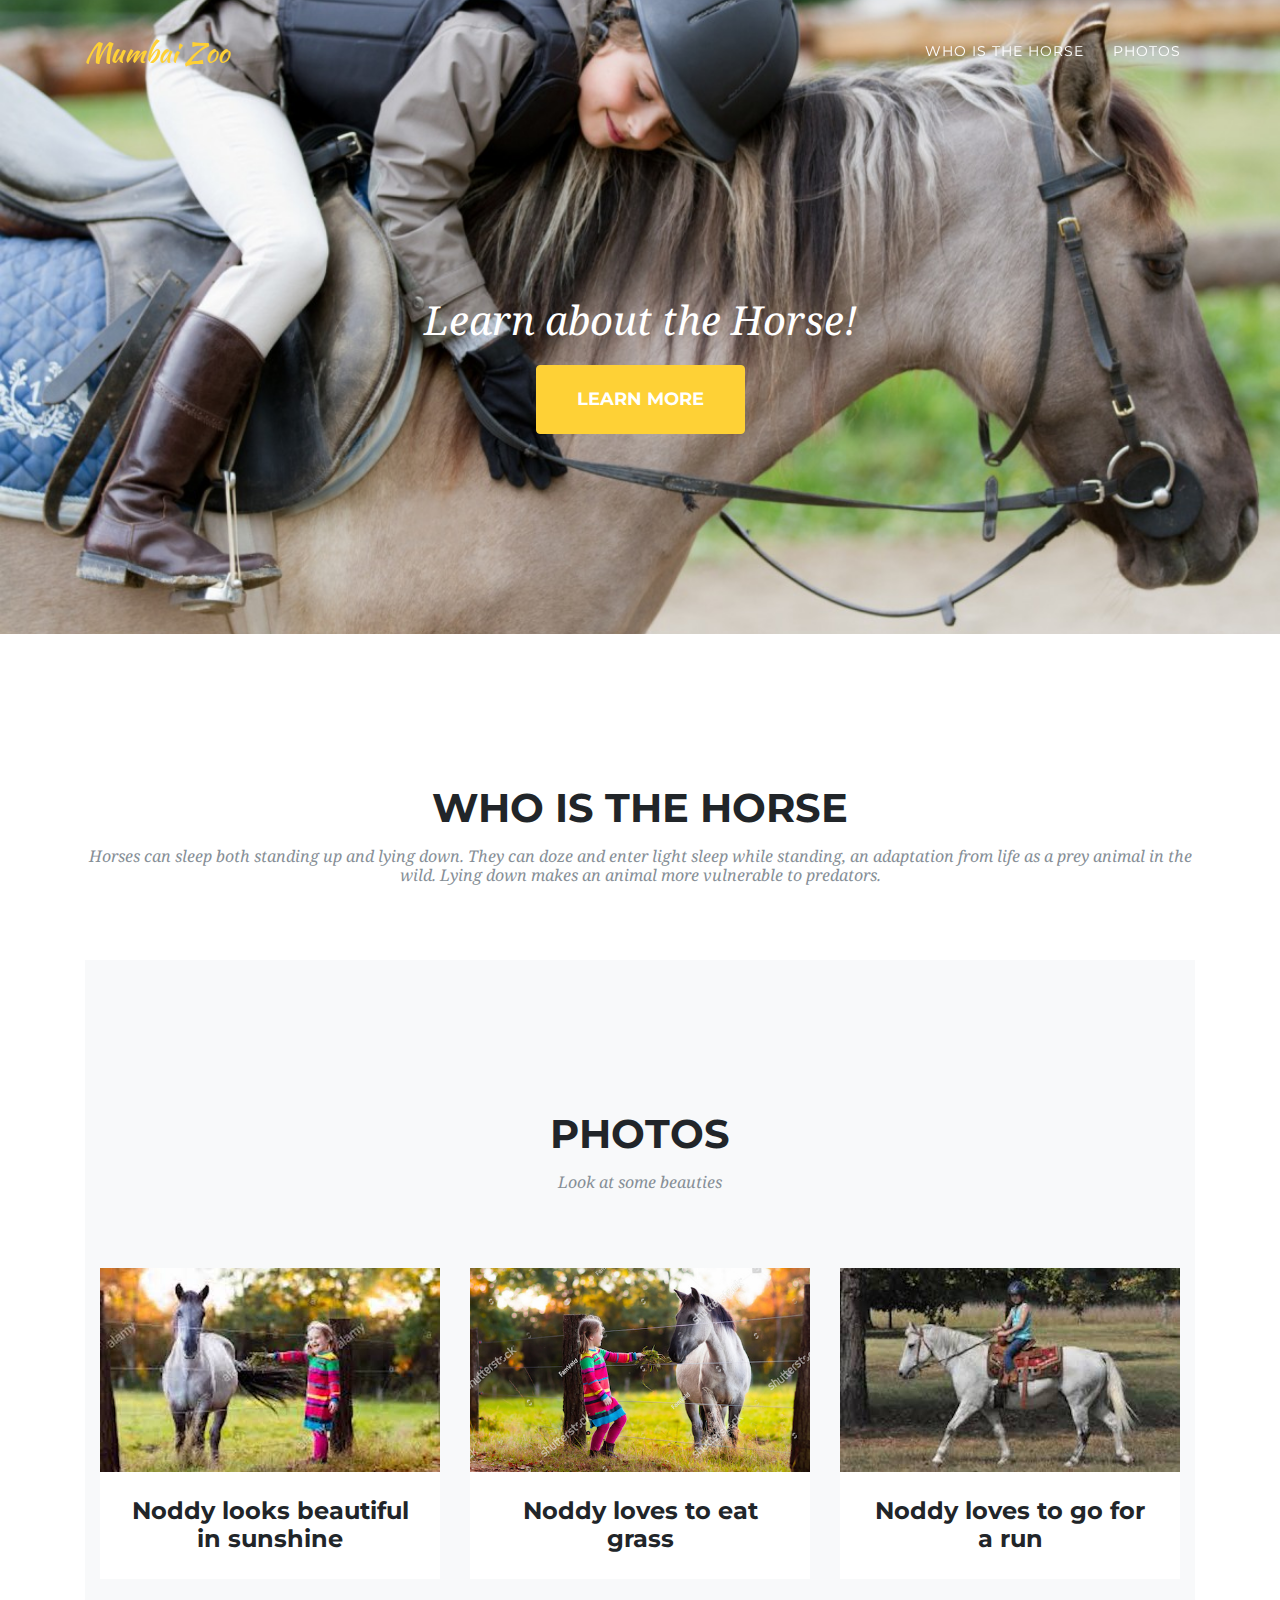
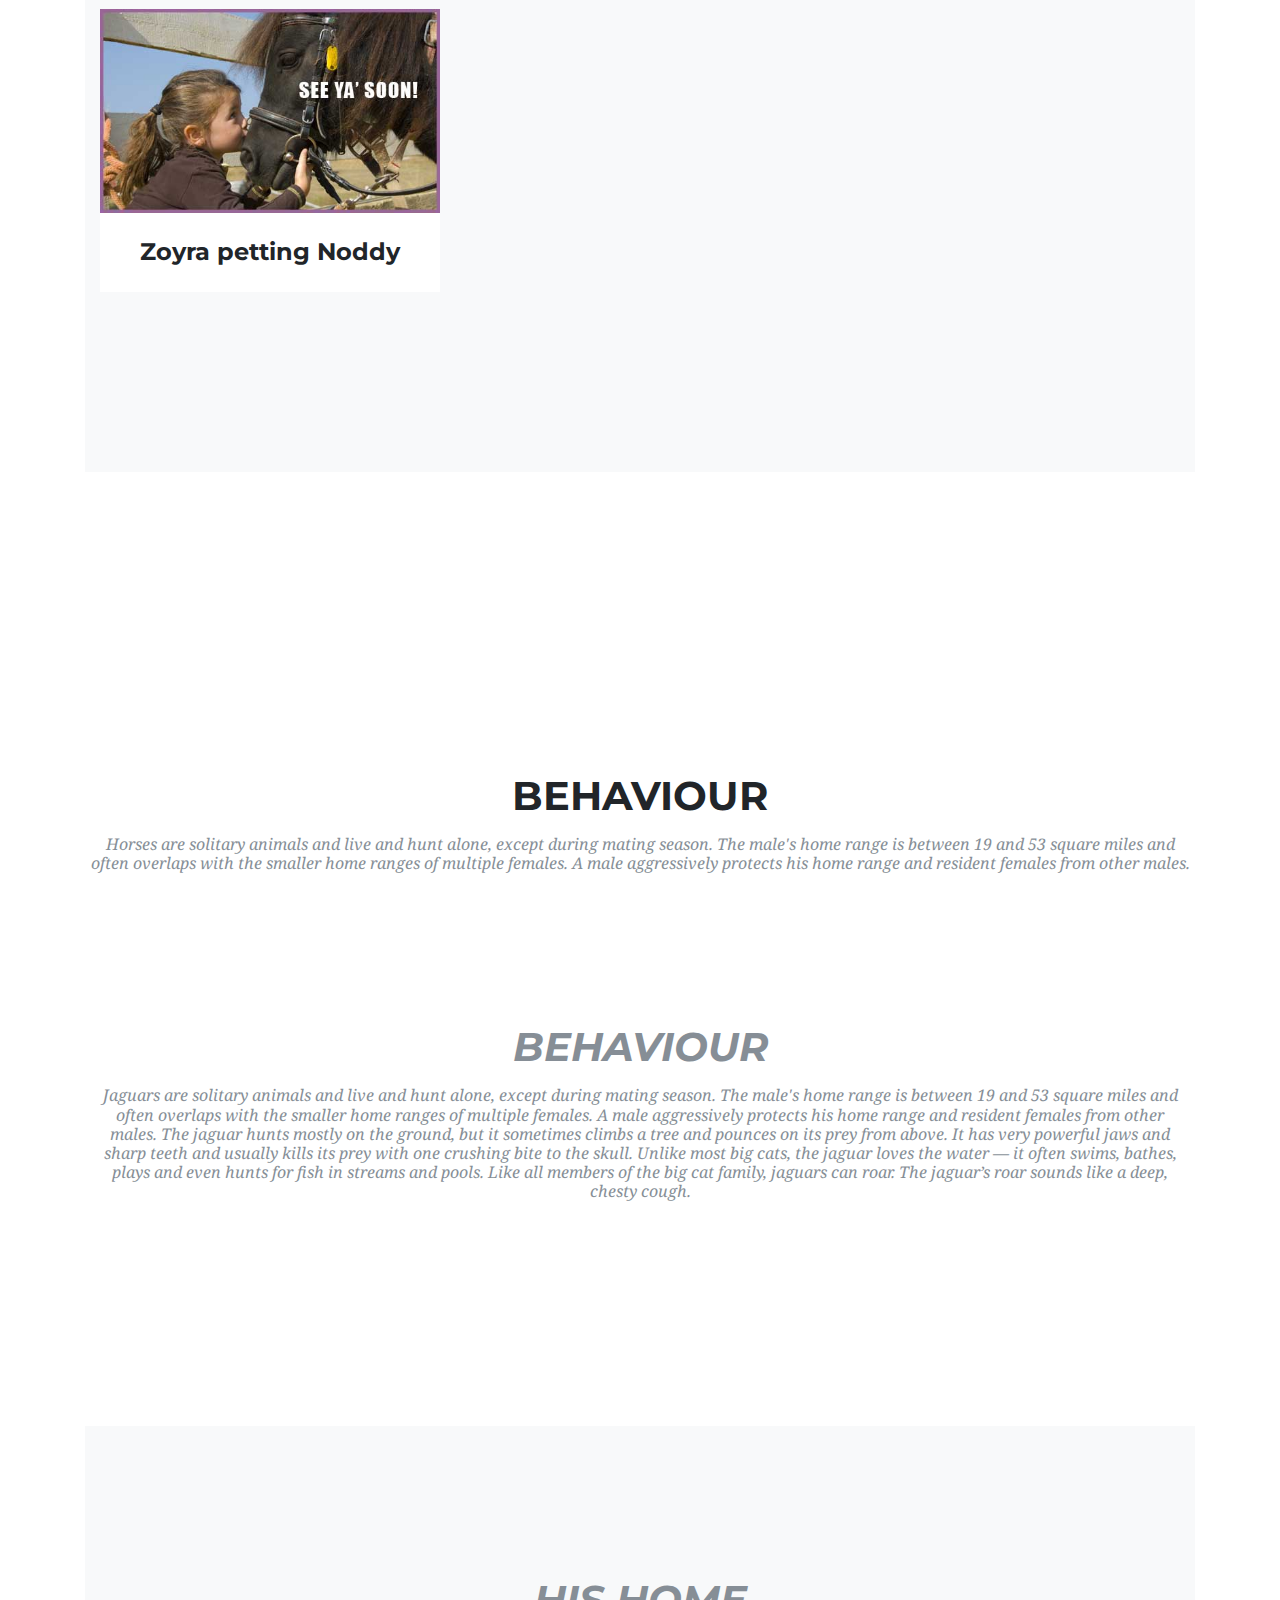
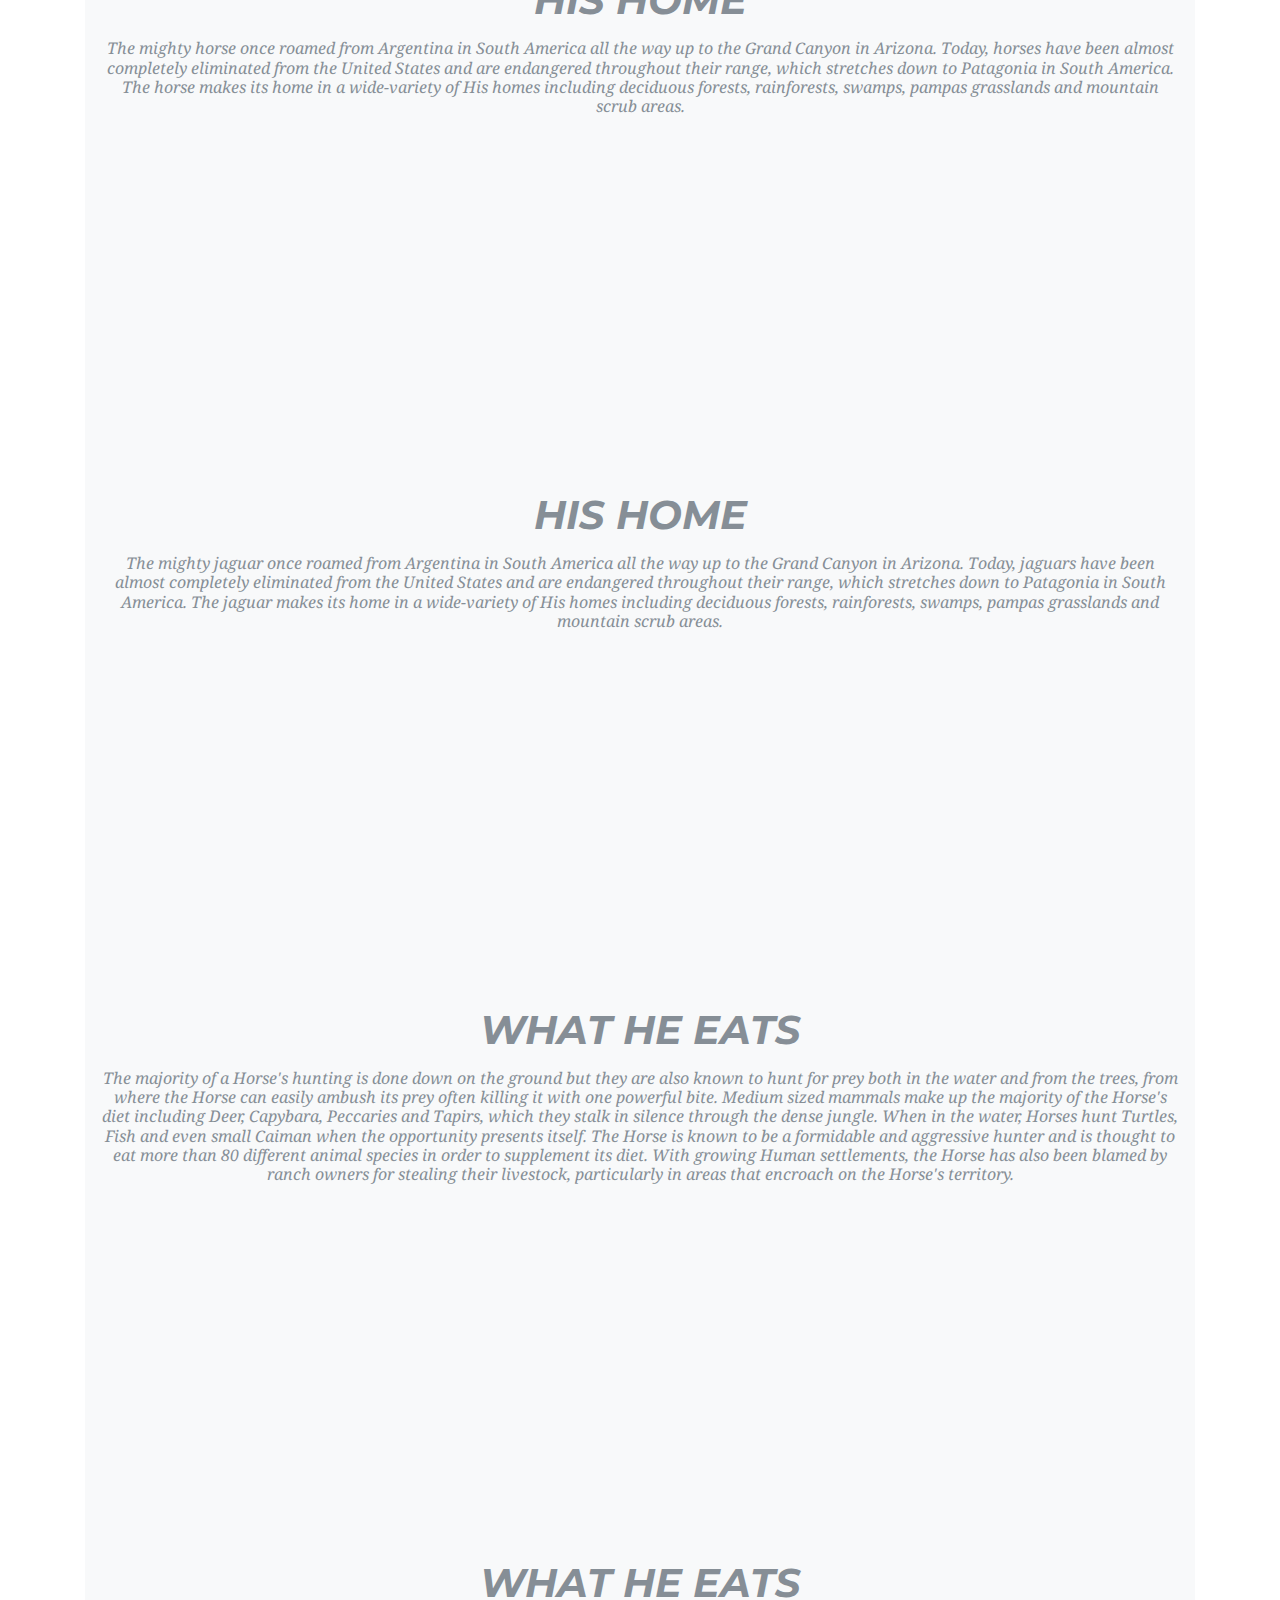
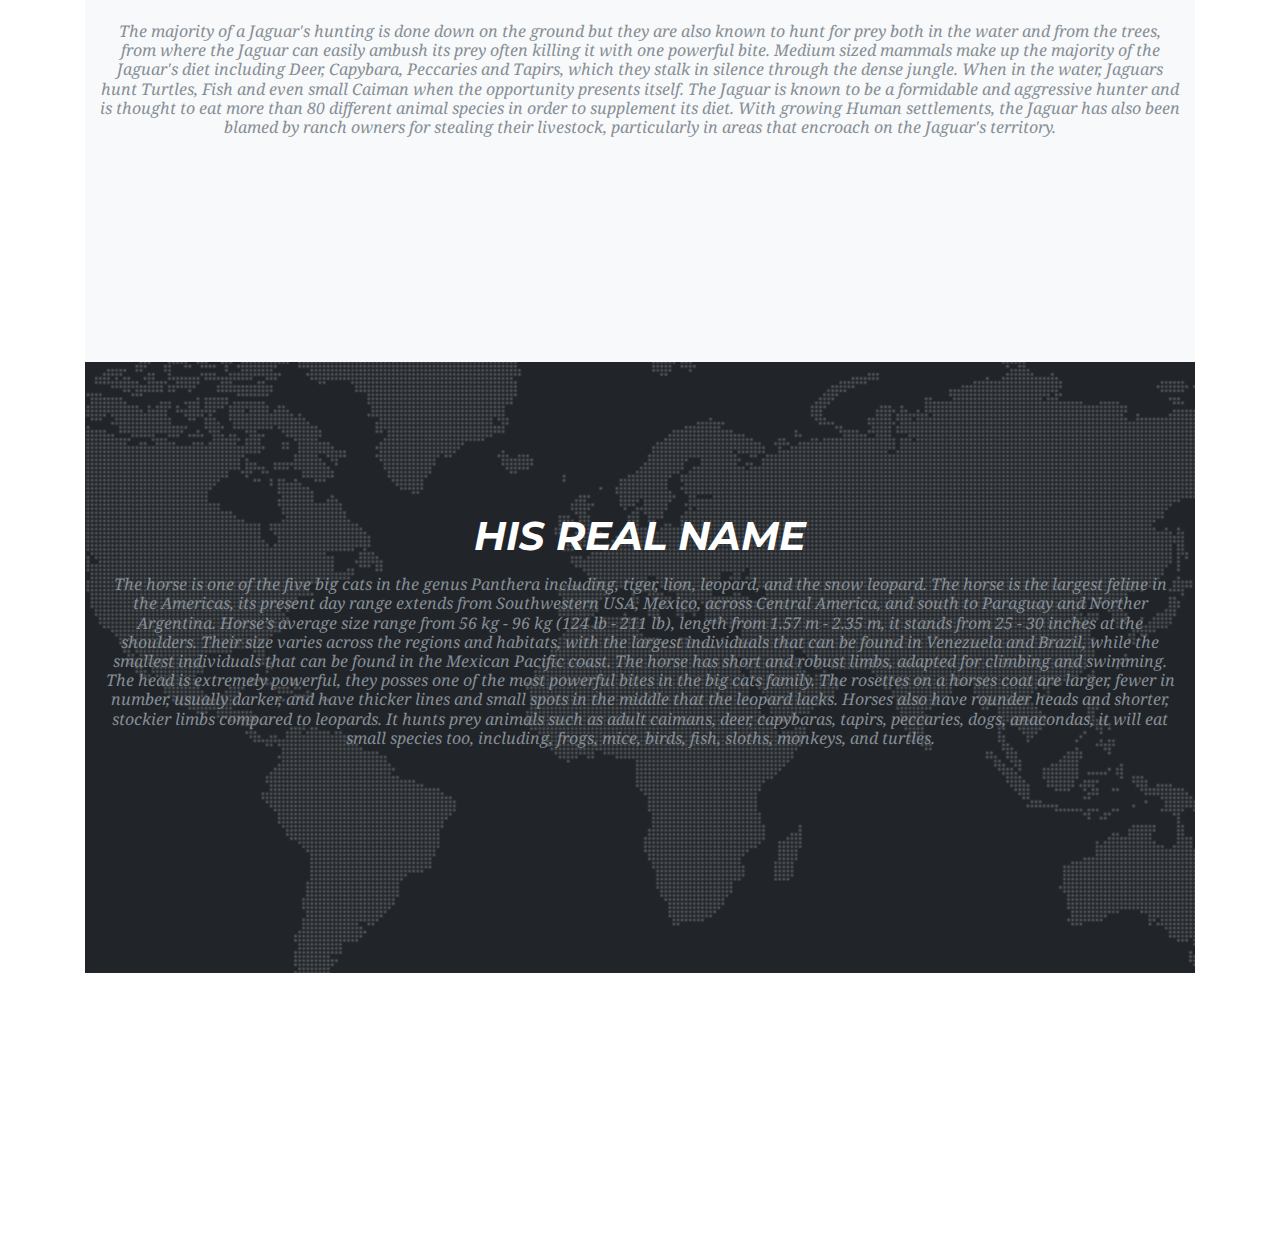
<file: scrum-master/index.html>
<!DOCTYPE html>
<html lang="en">

<head>

    <meta charset="utf-8">
    <meta name="viewport" content="width=device-width, initial-scale=1, shrink-to-fit=no">
    <meta name="description" content="">
    <meta name="author" content="">

    <title>Byculla Zoo</title>

    <!-- Bootstrap core CSS -->
    <link href="vendor/bootstrap/css/bootstrap.min.css" rel="stylesheet">

    <!-- Custom fonts for this template -->
    <link href="vendor/font-awesome/css/font-awesome.min.css" rel="stylesheet" type="text/css">
    <link href="https://fonts.googleapis.com/css?family=Montserrat:400,700" rel="stylesheet" type="text/css">
    <link href='https://fonts.googleapis.com/css?family=Kaushan+Script' rel='stylesheet' type='text/css'>
    <link href='https://fonts.googleapis.com/css?family=Droid+Serif:400,700,400italic,700italic' rel='stylesheet' type='text/css'>
    <link href='https://fonts.googleapis.com/css?family=Roboto+Slab:400,100,300,700' rel='stylesheet' type='text/css'>

    <!-- Custom styles for this template -->
    <link href="css/agency.min.css" rel="stylesheet">
    <style>
            header.masthead {
            background-image: url("img/kid-on-a-horse-child-horse-784340182.jpg");
    </style>

</head>

<body id="page-top">

    <!-- Navigation -->
    <nav class="navbar navbar-expand-lg navbar-dark fixed-top" id="mainNav">
        <div class="container">
            <a class="navbar-brand js-scroll-trigger" href="index.html">Mumbai Zoo</a>
            <button class="navbar-toggler navbar-toggler-right" type="button" data-toggle="collapse" data-target="#navbarResponsive" aria-controls="navbarResponsive" aria-expanded="false" aria-label="Toggle navigation">
            Menu
            <i class="fa fa-bars"></i>
        </button>
            <div class="collapse navbar-collapse" id="navbarResponsive">
                <ul class="navbar-nav text-uppercase ml-auto">
                    <li class="nav-item">
                        <a class="nav-link js-scroll-trigger" href="#services">WHO IS THE HORSE</a>
                    </li>
                    <li class="nav-item">
                        <a class="nav-link js-scroll-trigger" href="#portfolio">Photos</a>
                    </li>
                    <!--<li class="nav-item">-->
                    <!--<a class="nav-link js-scroll-trigger" href="#about">Behaviour</a>-->
                    <!--</li>-->
                    <!--<li class="nav-item">-->
                    <!--<a class="nav-link js-scroll-trigger" href="#team">His home</a>-->
                    <!--</li>-->
                    <!--<li class="nav-item">-->
                    <!--<a class="nav-link js-scroll-trigger" href="#contact">His real name</a>-->
                    <!--</li>-->
                    <!--<li class="nav-item">-->
                    <!--<a class="nav-link js-scroll-trigger" href="#diet">What he eats</a>-->
                    <!--</li>-->
                </ul>
            </div>
        </div>
    </nav>

    <!-- Header -->
    <header class="masthead">
        <div class="container">
            <div class="intro-text">
                <div class="intro-lead-in">Learn about the Horse!</div>
                <!-- <div class="intro-heading text-uppercase"></div> -->
                <a class="btn btn-primary btn-xl text-uppercase js-scroll-trigger" href="#services">Learn more</a>
            </div>
        </div>
    </header>

    <!-- Services -->
    <section id="services">
        <div class="container">
            <div class="row">
                <div class="col-lg-12 text-center">
                    <h2 class="section-heading text-uppercase">Who is the Horse</h2>
                    <h3 class="section-subheading text-muted">Horses can sleep both standing up and lying down. They can doze and enter light sleep while standing, an adaptation from life as a prey animal in the wild. Lying down makes an animal more vulnerable to predators.</h3>
                </div>
            </div>
            </header>
            <!-- Portfolio Grid -->
            <section class="bg-light" id="portfolio">
                <div class="container">
                    <div class="row">
                        <div class="col-lg-12 text-center">
                            <h2 class="section-heading text-uppercase">Photos</h2>
                            <h3 class="section-subheading text-muted">Look at some beauties</h3>
                        </div>
                    </div>
                    <div class="row">
                        <!-- <div class="col-md-4 col-sm-6 portfolio-item">
              <a class="portfolio-link" data-toggle="modal" href="#portfolioModal1">
                <div class="portfolio-hover">
                  <div class="portfolio-hover-content">
                    <i class="fa fa-plus fa-3x"></i>
                  </div>
                </div>
                <img class="img-fluid" src="https://chasingsabretooths.files.wordpress.com/2013/09/leona-4-fases-b.jpg" alt="">
              </a>
              <div class="portfolio-caption">
                <h4>Horse</h4>
                <p class="text-muted">BODY</p>
              </div>
            </div> -->
                        <div class="col-md-4 col-sm-6 portfolio-item">
                            <a class="portfolio-link" data-toggle="modal" href="#portfolioModal2">
                                <div class="portfolio-hover">
                                    <div class="portfolio-hover-content">
                                        <i class="fa fa-plus fa-3x"></i>
                                    </div>
                                </div>
                                <img class="img-fluid" src="img/horse/horsepet.jpeg" alt="">
                            </a>
                            <div class="portfolio-caption">
                                <h4>Noddy looks beautiful in sunshine</h4>
                                <!-- <p class="text-muted">Graphic Design</p> -->
                            </div>
                        </div>
                        <div class="col-md-4 col-sm-6 portfolio-item">
                            <a class="portfolio-link" data-toggle="modal" href="#portfolioModal3">
                                <div class="portfolio-hover">
                                    <div class="portfolio-hover-content">
                                        <i class="fa fa-plus fa-3x"></i>
                                    </div>
                                </div>
                                <img class="img-fluid" src="img/horse/kidfeed.jpg" alt="">
                            </a>
                            <div class="portfolio-caption">
                                <h4>Noddy loves to eat grass</h4>
                                <!-- <p class="text-muted">His body</p> -->
                            </div>
                        </div>
                        <div class="col-md-4 col-sm-6 portfolio-item">
                            <a class="portfolio-link" data-toggle="modal" href="#portfolioModal4">
                                <div class="portfolio-hover">
                                    <div class="portfolio-hover-content">
                                        <i class="fa fa-plus fa-3x"></i>
                                    </div>
                                </div>
                                <img class="img-fluid" src="img/horse/Running.jpeg" alt="">
                            </a>
                            <div class="portfolio-caption">
                                <h4>Noddy loves to go for a run</h4>
                                <!-- <p class="text-muted">Branding</p> -->
                            </div>
                        </div>
                        <div class="col-md-4 col-sm-6 portfolio-item">
                            <a class="portfolio-link" data-toggle="modal" href="#portfolioModal5">
                                <div class="portfolio-hover">
                                    <div class="portfolio-hover-content">
                                        <i class="fa fa-plus fa-3x"></i>
                                    </div>
                                </div>
                                <img class="img-fluid" src="img/horse/slider-6.jpg" alt="">
                            </a>
                            <div class="portfolio-caption">
                                <h4>Zoyra petting Noddy</h4>
                                <!-- <p class="text-muted">Website Design</p> -->
                            </div>
                        </div>
                        <!-- <div class="col-md-4 col-sm-6 portfolio-item">
              <a class="portfolio-link" data-toggle="modal" href="#portfolioModal6">
                <div class="portfolio-hover">
                  <div class="portfolio-hover-content">
                    <i class="fa fa-plus fa-3x"></i>
                  </div>
                </div>
                <img class="img-fluid" src="https://a-z-animals.com/media/animals/images/470x370/jaguar2.jpg" alt="">
              </a>
              <div class="portfolio-caption">
                <h4>Add favorite image</h4>
                <p class="text-muted">BLACK CAT</p>
              </div>
            </div> -->
                    </div>
                </div>
        </div>
        </section>

        <!-- About -->
        <section id="about">
            <div class="container">
                <div class="row">
                    <div class="col-lg-12 text-center">
                        <h2 class="section-heading text-uppercase">Behaviour</h2>
                        <h3 class="section-subheading text-muted">Horses are solitary animals and live and hunt alone, except during mating season. The male's home range is between 19 and 53 square miles and often overlaps with the smaller home ranges of multiple females. A male aggressively
                            protects his home range and resident females from other males.

                            <!-- About -->
                            <section id="about">
                                <div class="container">
                                    <div class="row">
                                        <div class="col-lg-12 text-center">
                                            <h2 class="section-heading text-uppercase">Behaviour</h2>
                                            <h3 class="section-subheading text-muted">Jaguars are solitary animals and live and hunt alone, except during mating season. The male's home range is between 19 and 53 square miles and often overlaps with the smaller home ranges of multiple females.
                                                A male aggressively protects his home range and resident females from other males. The jaguar hunts mostly on the ground, but it sometimes climbs a tree and pounces on its prey from above. It has very powerful
                                                jaws and sharp teeth and usually kills its prey with one crushing bite to the skull. Unlike most big cats, the jaguar loves the water — it often swims, bathes, plays and even hunts for fish in streams and
                                                pools. Like all members of the big cat family, jaguars can roar. The jaguar’s roar sounds like a deep, chesty cough.</h3>
                                        </div>
                                    </div>
                                    <!-- <div class="row">
          <div class="col-lg-12">
            <ul class="timeline">
              <li>
                <div class="timeline-image">
                  <img class="rounded-circle img-fluid" src="img/about/1.jpg" alt="">
                </div>
                <div class="timeline-panel">
                  <div class="timeline-heading">
                    <h4>2009-2011</h4>
                    <h4 class="subheading">Our Humble Beginnings</h4>
                  </div>
                  <div class="timeline-body">
                    <p class="text-muted">Lorem ipsum dolor sit amet, consectetur adipisicing elit. Sunt ut voluptatum eius sapiente, totam reiciendis temporibus qui quibusdam, recusandae sit vero unde, sed, incidunt et ea quo dolore laudantium consectetur!</p>
                  </div>
                </div>
              </li>
              <li class="timeline-inverted">
                <div class="timeline-image">
                  <img class="rounded-circle img-fluid" src="img/about/2.jpg" alt="">
                </div>
                <div class="timeline-panel">
                  <div class="timeline-heading">
                    <h4>March 2011</h4>
                    <h4 class="subheading">An Agency is Born</h4>
                  </div>
                  <div class="timeline-body">
                    <p class="text-muted">Lorem ipsum dolor sit amet, consectetur adipisicing elit. Sunt ut voluptatum eius sapiente, totam reiciendis temporibus qui quibusdam, recusandae sit vero unde, sed, incidunt et ea quo dolore laudantium consectetur!</p>
                  </div>
                </div>
              </li>
              <li>
                <div class="timeline-image">
                  <img class="rounded-circle img-fluid" src="img/about/3.jpg" alt="">
                </div>
                <div class="timeline-panel">
                  <div class="timeline-heading">
                    <h4>December 2012</h4>
                    <h4 class="subheading">Transition to Full Service</h4>
                  </div>
                  <div class="timeline-body">
                    <p class="text-muted">Lorem ipsum dolor sit amet, consectetur adipisicing elit. Sunt ut voluptatum eius sapiente, totam reiciendis temporibus qui quibusdam, recusandae sit vero unde, sed, incidunt et ea quo dolore laudantium consectetur!</p>
                  </div>
                </div>
              </li>
              <li class="timeline-inverted">
                <div class="timeline-image">
                  <img class="rounded-circle img-fluid" src="img/about/4.jpg" alt="">
                </div>
                <div class="timeline-panel">
                  <div class="timeline-heading">
                    <h4>July 2014</h4>
                    <h4 class="subheading">Phase Two Expansion</h4>
                  </div>
                  <div class="timeline-body">
                    <p class="text-muted">Lorem ipsum dolor sit amet, consectetur adipisicing elit. Sunt ut voluptatum eius sapiente, totam reiciendis temporibus qui quibusdam, recusandae sit vero unde, sed, incidunt et ea quo dolore laudantium consectetur!</p>
                  </div>
                </div>
              </li>
              <li class="timeline-inverted">
                <div class="timeline-image">
                  <h4>Be Part
                    <br>Of Our
                    <br>Story!</h4>
                </div>
              </li>
            </ul>
          </div>
        </div> -->
                                </div>
                            </section>

                            <!-- Team -->
                            <section class="bg-light" id="team">
                                <div class="container">
                                    <div class="row">
                                        <div class="col-lg-12 text-center">
                                            <h2 class="section-heading text-uppercase">His home</h2>
                                            <h3 class="section-subheading text-muted">The mighty horse once roamed from Argentina in South America all the way up to the Grand Canyon in Arizona. Today, horses have been almost completely eliminated from the United States and are endangered throughout
                                                their range, which stretches down to Patagonia in South America. The horse makes its home in a wide-variety of His homes including deciduous forests, rainforests, swamps, pampas grasslands and mountain scrub
                                                areas.</h3>
                                        </div>
                                    </div>
                            </section>

                            <!-- Team -->
                            <section class="bg-light" id="team">
                                <div class="container">
                                    <div class="row">
                                        <div class="col-lg-12 text-center">
                                            <h2 class="section-heading text-uppercase">His home</h2>
                                            <h3 class="section-subheading text-muted">The mighty jaguar once roamed from Argentina in South America all the way up to the Grand Canyon in Arizona. Today, jaguars have been almost completely eliminated from the United States and are endangered throughout
                                                their range, which stretches down to Patagonia in South America. The jaguar makes its home in a wide-variety of His homes including deciduous forests, rainforests, swamps, pampas grasslands and mountain
                                                scrub areas.</h3>
                                        </div>
                                    </div>
                                    <!-- <div class="row">
          <div class="col-sm-4">
            <div class="team-member">
              <img class="mx-auto rounded-circle" src="img/team/1.jpg" alt="">
              <h4>Kay Garland</h4>
              <p class="text-muted">Lead Designer</p>
              <ul class="list-inline social-buttons">
                <li class="list-inline-item">
                  <a href="#">
                    <i class="fa fa-twitter"></i>
                  </a>
                </li>
                <li class="list-inline-item">
                  <a href="#">
                    <i class="fa fa-facebook"></i>
                  </a>
                </li>
                <li class="list-inline-item">
                  <a href="#">
                    <i class="fa fa-linkedin"></i>
                  </a>
                </li>
              </ul>
            </div>
          </div>
          <div class="col-sm-4">
            <div class="team-member">
              <img class="mx-auto rounded-circle" src="img/team/2.jpg" alt="">
              <h4>Larry Parker</h4>
              <p class="text-muted">Lead Marketer</p>
              <ul class="list-inline social-buttons">
                <li class="list-inline-item">
                  <a href="#">
                    <i class="fa fa-twitter"></i>
                  </a>
                </li>
                <li class="list-inline-item">
                  <a href="#">
                    <i class="fa fa-facebook"></i>
                  </a>
                </li>
                <li class="list-inline-item">
                  <a href="#">
                    <i class="fa fa-linkedin"></i>
                  </a>
                </li>
              </ul>
            </div>
          </div>
          <div class="col-sm-4">
            <div class="team-member">
              <img class="mx-auto rounded-circle" src="img/team/3.jpg" alt="">
              <h4>Diana Pertersen</h4>
              <p class="text-muted">Lead Developer</p>
              <ul class="list-inline social-buttons">
                <li class="list-inline-item">
                  <a href="#">
                    <i class="fa fa-twitter"></i>
                  </a>
                </li>
                <li class="list-inline-item">
                  <a href="#">
                    <i class="fa fa-facebook"></i>
                  </a>
                </li>
                <li class="list-inline-item">
                  <a href="#">
                    <i class="fa fa-linkedin"></i>
                  </a>
                </li>
              </ul>
            </div>
          </div>
        </div> -->
                                    <!-- <div class="row">
          <div class="col-lg-8 mx-auto text-center">
            <p class="large text-muted">Lorem ipsum dolor sit amet, consectetur adipisicing elit. Aut eaque, laboriosam veritatis, quos non quis ad perspiciatis, totam corporis ea, alias ut unde.</p>
          </div>
        </div> -->
                                </div>
                            </section>

                            <section class="bg-light" id="diet">
                                <div class="container">
                                    <div class="row">
                                        <div class="col-lg-12 text-center">
                                            <h2 class="section-heading text-uppercase">What he eats</h2>
                                            <h3 class="section-subheading text-muted">The majority of a Horse's hunting is done down on the ground but they are also known to hunt for prey both in the water and from the trees, from where the Horse can easily ambush its prey often killing it with
                                                one powerful bite. Medium sized mammals make up the majority of the Horse's diet including Deer, Capybara, Peccaries and Tapirs, which they stalk in silence through the dense jungle. When in the water, Horses
                                                hunt Turtles, Fish and even small Caiman when the opportunity presents itself. The Horse is known to be a formidable and aggressive hunter and is thought to eat more than 80 different animal species in order
                                                to supplement its diet. With growing Human settlements, the Horse has also been blamed by ranch owners for stealing their livestock, particularly in areas that encroach on the Horse's territory.</h3>
                                        </div>
                                    </div>
                            </section>

                            <section class="bg-light" id="diet">
                                <div class="container">
                                    <div class="row">
                                        <div class="col-lg-12 text-center">
                                            <h2 class="section-heading text-uppercase">What he eats</h2>
                                            <h3 class="section-subheading text-muted">The majority of a Jaguar's hunting is done down on the ground but they are also known to hunt for prey both in the water and from the trees, from where the Jaguar can easily ambush its prey often killing it
                                                with one powerful bite. Medium sized mammals make up the majority of the Jaguar's diet including Deer, Capybara, Peccaries and Tapirs, which they stalk in silence through the dense jungle. When in the water,
                                                Jaguars hunt Turtles, Fish and even small Caiman when the opportunity presents itself. The Jaguar is known to be a formidable and aggressive hunter and is thought to eat more than 80 different animal species
                                                in order to supplement its diet. With growing Human settlements, the Jaguar has also been blamed by ranch owners for stealing their livestock, particularly in areas that encroach on the Jaguar's territory.</h3>
                                        </div>
                                    </div>
                                    <!-- <div class="row">
          <div class="col-sm-4">
            <div class="team-member">
              <img class="mx-auto rounded-circle" src="img/team/1.jpg" alt="">
              <h4>Kay Garland</h4>
              <p class="text-muted">Lead Designer</p>
              <ul class="list-inline social-buttons">
                <li class="list-inline-item">
                  <a href="#">
                    <i class="fa fa-twitter"></i>
                  </a>
                </li>
                <li class="list-inline-item">
                  <a href="#">
                    <i class="fa fa-facebook"></i>
                  </a>
                </li>
                <li class="list-inline-item">
                  <a href="#">
                    <i class="fa fa-linkedin"></i>
                  </a>
                </li>
              </ul>
            </div>
          </div>
          <div class="col-sm-4">
            <div class="team-member">
              <img class="mx-auto rounded-circle" src="img/team/2.jpg" alt="">
              <h4>Larry Parker</h4>
              <p class="text-muted">Lead Marketer</p>
              <ul class="list-inline social-buttons">
                <li class="list-inline-item">
                  <a href="#">
                    <i class="fa fa-twitter"></i>
                  </a>
                </li>
                <li class="list-inline-item">
                  <a href="#">
                    <i class="fa fa-facebook"></i>
                  </a>
                </li>
                <li class="list-inline-item">
                  <a href="#">
                    <i class="fa fa-linkedin"></i>
                  </a>
                </li>
              </ul>
            </div>
          </div>
          <div class="col-sm-4">
            <div class="team-member">
              <img class="mx-auto rounded-circle" src="img/team/3.jpg" alt="">
              <h4>Diana Pertersen</h4>
              <p class="text-muted">Lead Developer</p>
              <ul class="list-inline social-buttons">
                <li class="list-inline-item">
                  <a href="#">
                    <i class="fa fa-twitter"></i>
                  </a>
                </li>
                <li class="list-inline-item">
                  <a href="#">
                    <i class="fa fa-facebook"></i>
                  </a>
                </li>
                <li class="list-inline-item">
                  <a href="#">
                    <i class="fa fa-linkedin"></i>
                  </a>
                </li>
              </ul>
            </div>
          </div>
        </div> -->
                                    <!-- <div class="row">
          <div class="col-lg-8 mx-auto text-center">
            <p class="large text-muted">Lorem ipsum dolor sit amet, consectetur adipisicing elit. Aut eaque, laboriosam veritatis, quos non quis ad perspiciatis, totam corporis ea, alias ut unde.</p>
          </div>
        </div> -->
                                </div>
                            </section>

                            <!-- Clients -->
                            <!-- <section class="py-5">
  <div class="container">
    <div class="row">
      <div class="col-md-3 col-sm-6">
        <a href="#">
          <img class="img-fluid d-block mx-auto" src="img/logos/envato.jpg" alt="">
        </a>
      </div>
      <div class="col-md-3 col-sm-6">
        <a href="#">
          <img class="img-fluid d-block mx-auto" src="img/logos/designmodo.jpg" alt="">
        </a>
      </div>
      <div class="col-md-3 col-sm-6">
        <a href="#">
          <img class="img-fluid d-block mx-auto" src="img/logos/themeforest.jpg" alt="">
        </a>
      </div>
      <div class="col-md-3 col-sm-6">
        <a href="#">
          <img class="img-fluid d-block mx-auto" src="img/logos/creative-market.jpg" alt="">
        </a>
      </div>
    </div>
  </div>
</section> -->

                            <!-- Contact -->
                            <section id="contact">
                                <div class="container">
                                    <div class="row">
                                        <div class="col-lg-12 text-center">
                                            <h2 class="section-heading text-uppercase">His real name</h2>
                                            <h3 class="section-subheading text-muted">The horse is one of the five big cats in the genus Panthera including, tiger, lion, leopard, and the snow leopard. The horse is the largest feline in the Americas, its present day range extends from Southwestern
                                                USA, Mexico, across Central America, and south to Paraguay and Norther Argentina. Horse’s average size range from 56 kg - 96 kg (124 lb - 211 lb), length from 1.57 m - 2.35 m, it stands from 25 - 30 inches
                                                at the shoulders. Their size varies across the regions and habitats, with the largest individuals that can be found in Venezuela and Brazil, while the smallest individuals that can be found in the Mexican
                                                Pacific coast. The horse has short and robust limbs, adapted for climbing and swimming. The head is extremely powerful, they posses one of the most powerful bites in the big cats family. The rosettes on
                                                a horses coat are larger, fewer in number, usually darker, and have thicker lines and small spots in the middle that the leopard lacks. Horses also have rounder heads and shorter, stockier limbs compared
                                                to leopards. It hunts prey animals such as adult caimans, deer, capybaras, tapirs, peccaries, dogs, anacondas, it will eat small species too, including, frogs, mice, birds, fish, sloths, monkeys, and turtles.</h3>
                                        </div>
                                        <!-- <div class="row">
          <div class="col-lg-12">
            <form id="contactForm" name="sentMessage" novalidate>
              <div class="row">
                <div class="col-md-6">
                  <div class="form-group">
                    <input class="form-control" id="name" type="text" placeholder="Your Name *" required data-validation-required-message="Please enter your name.">
                    <p class="help-block text-danger"></p>
                  </div>
                  <div class="form-group">
                    <input class="form-control" id="email" type="email" placeholder="Your Email *" required data-validation-required-message="Please enter your email address.">
                    <p class="help-block text-danger"></p>
                  </div>
                  <div class="form-group">
                    <input class="form-control" id="phone" type="tel" placeholder="Your Phone *" required data-validation-required-message="Please enter your phone number.">
                    <p class="help-block text-danger"></p>
                  </div>
                </div>
                <div class="col-md-6">
                  <div class="form-group">
                    <textarea class="form-control" id="message" placeholder="Your Message *" required data-validation-required-message="Please enter a message."></textarea>
                    <p class="help-block text-danger"></p>
                  </div>
                </div>
                <div class="clearfix"></div>
                <div class="col-lg-12 text-center">
                  <div id="success"></div>
                  <button id="sendMessageButton" class="btn btn-primary btn-xl text-uppercase" type="submit">Send Message</button>
                </div>
              </div>
            </form>
          </div>
        </div> -->
                                    </div>
                            </section>

                            <!-- Footer -->
                            <footer>
                                <div class="container">
                                    <!-- <div class="row">
          <div class="col-md-4">
            <span class="copyright">Copyright &copy; Your Website 2017</span>
          </div>
          <div class="col-md-4">
            <ul class="list-inline social-buttons">
              <li class="list-inline-item">
                <a href="#">
                  <i class="fa fa-twitter"></i>
                </a>
              </li>
              <li class="list-inline-item">
                <a href="#">
                  <i class="fa fa-facebook"></i>
                </a>
              </li>
              <li class="list-inline-item">
                <a href="#">
                  <i class="fa fa-linkedin"></i>
                </a>
              </li>
            </ul>
          </div>
          <div class="col-md-4">
            <ul class="list-inline quicklinks">
              <li class="list-inline-item">
                <a href="#">Privacy Policy</a>
              </li>
              <li class="list-inline-item">
                <a href="#">Terms of Use</a>
              </li>
            </ul>
          </div>
        </div> -->
                                </div>
                            </footer>

                            <!-- Portfolio Modals -->

                            <!-- Modal 1 -->
                            <div class="portfolio-modal modal fade" id="portfolioModal1" tabindex="-1" role="dialog" aria-hidden="true">
                                <div class="modal-dialog">
                                    <div class="modal-content">
                                        <div class="close-modal" data-dismiss="modal">
                                            <div class="lr">
                                                <div class="rl"></div>
                                            </div>
                                        </div>
                                        <div class="container">
                                            <div class="row">
                                                <div class="col-lg-8 mx-auto">
                                                    <div class="modal-body">
                                                        <!-- Project Details Go Here -->
                                                        <!-- <h2 class="text-uppercase">Project Name</h2>
                            <p class="item-intro text-muted">BIG CAT.</p> -->
                                                        <img class="img-fluid d-block mx-auto" src="img/horse/horsepet.jpeg" alt="">
                                                        <p>Taken in Brazil during world cup</p>
                                                        <ul class="list-inline">
                                                            <li>Date: January 2017</li>
                                                            <li>Photographer Rahul</li>
                                                            <!-- <li>Category: Illustration</li> -->
                                                        </ul>
                                                        <button class="btn btn-primary" data-dismiss="modal" type="button">
                                <i class="fa fa-times"></i>
                                Close Project</button>
                                                    </div>
                                                </div>
                                            </div>
                                        </div>
                                    </div>
                                </div>
                            </div>

                            <!-- Modal 2 -->
                            <div class="portfolio-modal modal fade" id="portfolioModal2" tabindex="-1" role="dialog" aria-hidden="true">
                                <div class="modal-dialog">
                                    <div class="modal-content">
                                        <div class="close-modal" data-dismiss="modal">
                                            <div class="lr">
                                                <div class="rl"></div>
                                            </div>
                                        </div>
                                        <div class="container">
                                            <div class="row">
                                                <div class="col-lg-8 mx-auto">
                                                    <div class="modal-body">
                                                        <!-- Project Details Go Here -->
                                                        <!-- <h2 class="text-uppercase">Project Name</h2>
                            <p class="item-intro text-muted">Lorem ipsum dolor sit amet consectetur.</p> -->
                                                        <img class="img-fluid d-block mx-auto" src="img/horse/horsepet.jpeg" alt="">
                                                        <h3>
                                                            <p>Noddy looks beautiful in sunshine</p>
                                                        </h3>
                                                    </div>
                                                </div>
                                            </div>
                                        </div>
                                    </div>
                                </div>
                            </div>

                            <!-- Modal 3 -->
                            <div class="portfolio-modal modal fade" id="portfolioModal3" tabindex="-1" role="dialog" aria-hidden="true">
                                <div class="modal-dialog">
                                    <div class="modal-content">
                                        <div class="close-modal" data-dismiss="modal">
                                            <div class="lr">
                                                <div class="rl"></div>
                                            </div>
                                        </div>
                                        <div class="container">
                                            <div class="row">
                                                <div class="col-lg-8 mx-auto">
                                                    <div class="modal-body">
                                                        <!-- Project Details Go Here -->
                                                        <!-- <h2 class="text-uppercase">Project Name</h2>
                            <p class="item-intro text-muted">Lorem ipsum dolor sit amet consectetur.</p> -->
                                                        <img class="img-fluid d-block mx-auto" src="img/horse/kidfeed.jpg" alt="">
                                                        <h3>
                                                            <p>Noddy loves to eat grass</p>
                                                        </h3>
                                                    </div>
                                                </div>
                                            </div>
                                        </div>
                                    </div>
                                </div>
                            </div>

                            <!-- Modal 4 -->
                            <div class="portfolio-modal modal fade" id="portfolioModal4" tabindex="-1" role="dialog" aria-hidden="true">
                                <div class="modal-dialog">
                                    <div class="modal-content">
                                        <div class="close-modal" data-dismiss="modal">
                                            <div class="lr">
                                                <div class="rl"></div>
                                            </div>
                                        </div>
                                        <div class="container">
                                            <div class="row">
                                                <div class="col-lg-8 mx-auto">
                                                    <div class="modal-body">
                                                        <!-- Project Details Go Here -->
                                                        <!-- <h2 class="text-uppercase">Project Name</h2>
                            <p class="item-intro text-muted">Lorem ipsum dolor sit amet consectetur.</p> -->
                                                        <img class="img-fluid d-block mx-auto" src="img/horse/Running.jpeg" alt="">
                                                        <h3>
                                                            <p>Noddy loves to go for a run</p>
                                                        </h3>
                                                    </div>
                                                </div>
                                            </div>
                                        </div>
                                    </div>
                                </div>
                            </div>

                            <!-- Modal 5 -->
                            <div class="portfolio-modal modal fade" id="portfolioModal5" tabindex="-1" role="dialog" aria-hidden="true">
                                <div class="modal-dialog">
                                    <div class="modal-content">
                                        <div class="close-modal" data-dismiss="modal">
                                            <div class="lr">
                                                <div class="rl"></div>
                                            </div>
                                        </div>
                                        <div class="container">
                                            <div class="row">
                                                <div class="col-lg-8 mx-auto">
                                                    <div class="modal-body">
                                                        <!-- Project Details Go Here -->
                                                        <!-- <h2 class="text-uppercase">Project Name</h2>
                            <p class="item-intro text-muted">Lorem ipsum dolor sit amet consectetur.</p> -->
                                                        <img class="img-fluid d-block mx-auto" src="img/horse/slider-6.jpg" alt="">
                                                        <h3>
                                                            <p>Zoyra petting Noddy</p>
                                                        </h3>
                                                    </div>
                                                </div>
                                            </div>
                                        </div>
                                    </div>
                                </div>
                            </div>

                            <!-- Modal 6 -->
                            <div class="portfolio-modal modal fade" id="portfolioModal6" tabindex="-1" role="dialog" aria-hidden="true">
                                <div class="modal-dialog">
                                    <div class="modal-content">
                                        <div class="close-modal" data-dismiss="modal">
                                            <div class="lr">
                                                <div class="rl"></div>
                                            </div>
                                        </div>
                                        <div class="container">
                                            <div class="row">
                                                <div class="col-lg-8 mx-auto">
                                                    <div class="modal-body">
                                                        <!-- Project Details Go Here -->
                                                        <!-- <h2 class="text-uppercase">Project Name</h2>
                            <p class="item-intro text-muted">Lorem ipsum dolor sit amet consectetur.</p> -->
                                                        <img class="img-fluid d-block mx-auto" src="img/portfolio/06-full.jpg" alt="">

                                                    </div>
                                                </div>
                                            </div>
                                        </div>
                                    </div>
                                </div>
                            </div>

                            <!-- Bootstrap core JavaScript -->
                            <script src="vendor/jquery/jquery.min.js"></script>
                            <script src="vendor/bootstrap/js/bootstrap.bundle.min.js"></script>

                            <!-- Plugin JavaScript -->
                            <script src="vendor/jquery-easing/jquery.easing.min.js"></script>

                            <!-- Contact form JavaScript -->
                            <script src="js/jqBootstrapValidation.js"></script>
                            <script src="js/contact_me.js"></script>

                            <!-- Custom scripts for this template -->
                            <script src="js/agency.min.js"></script>

</body>

</html>
</file>
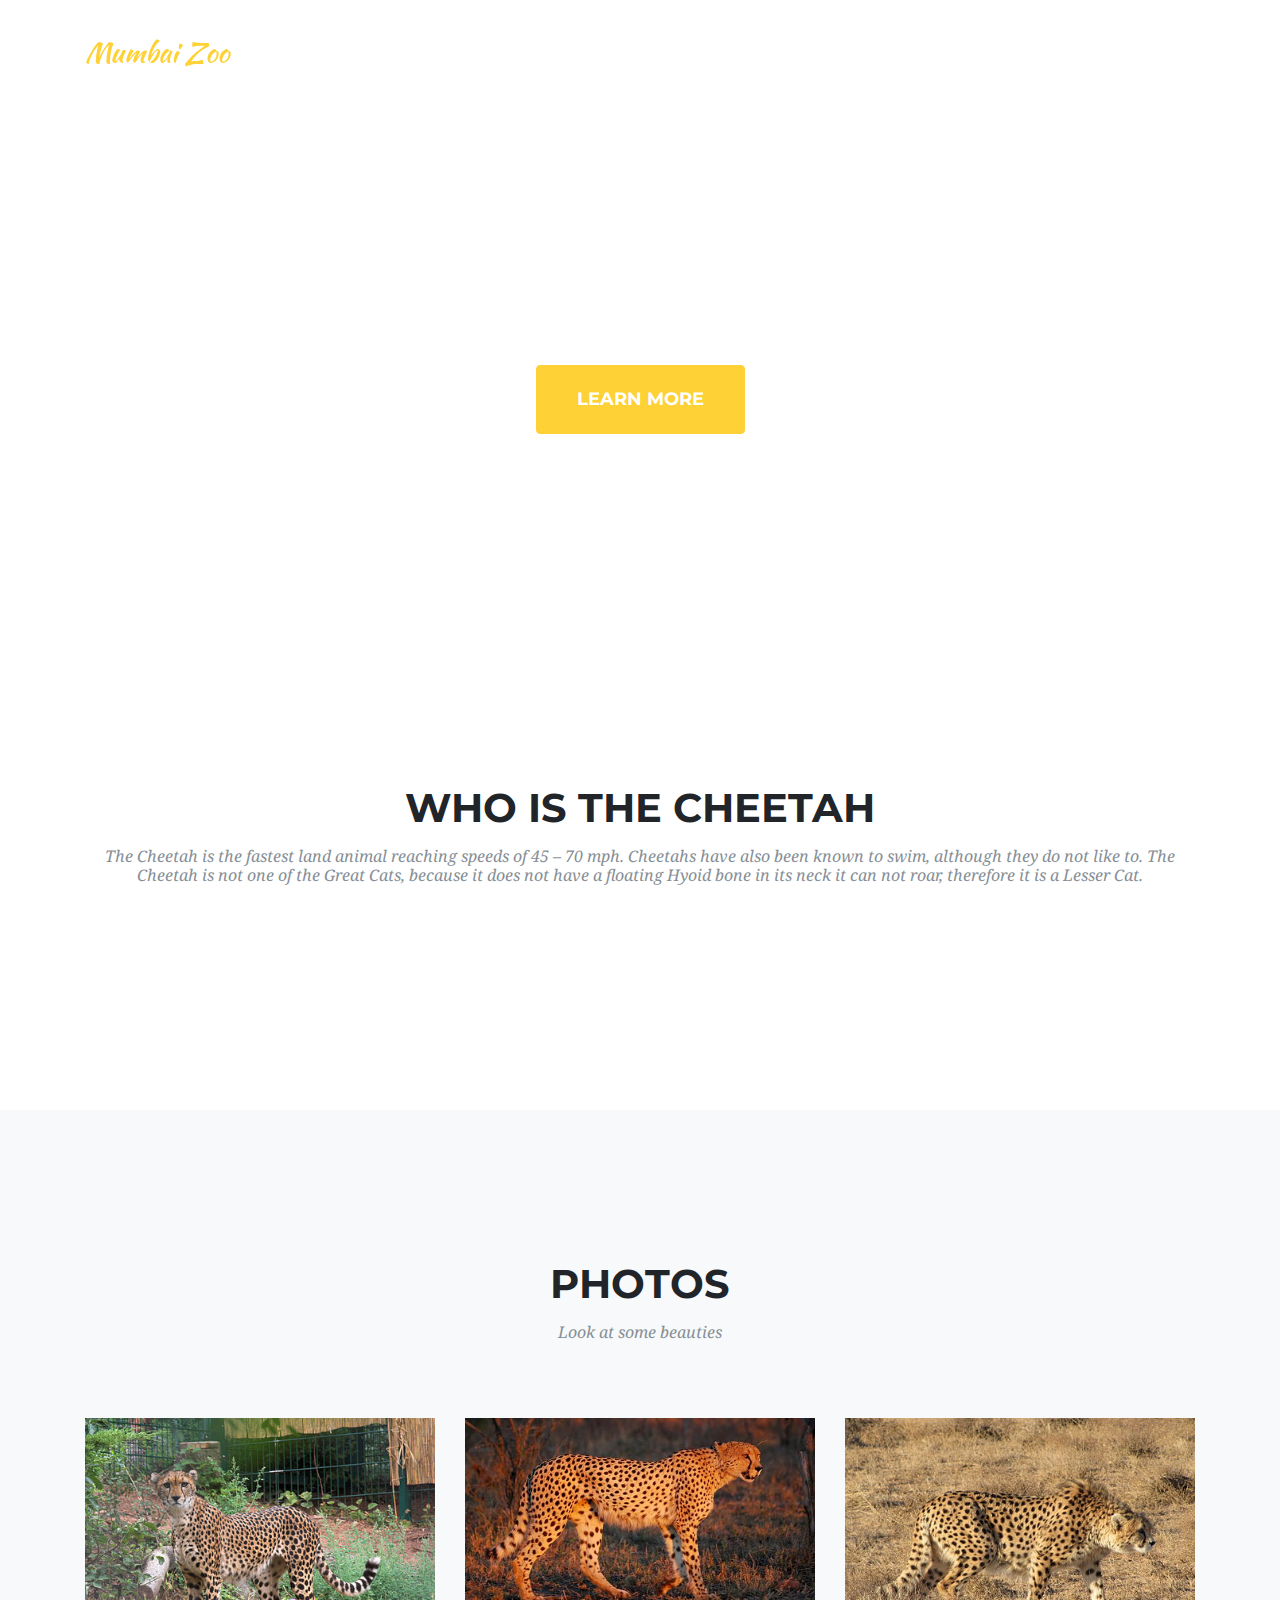
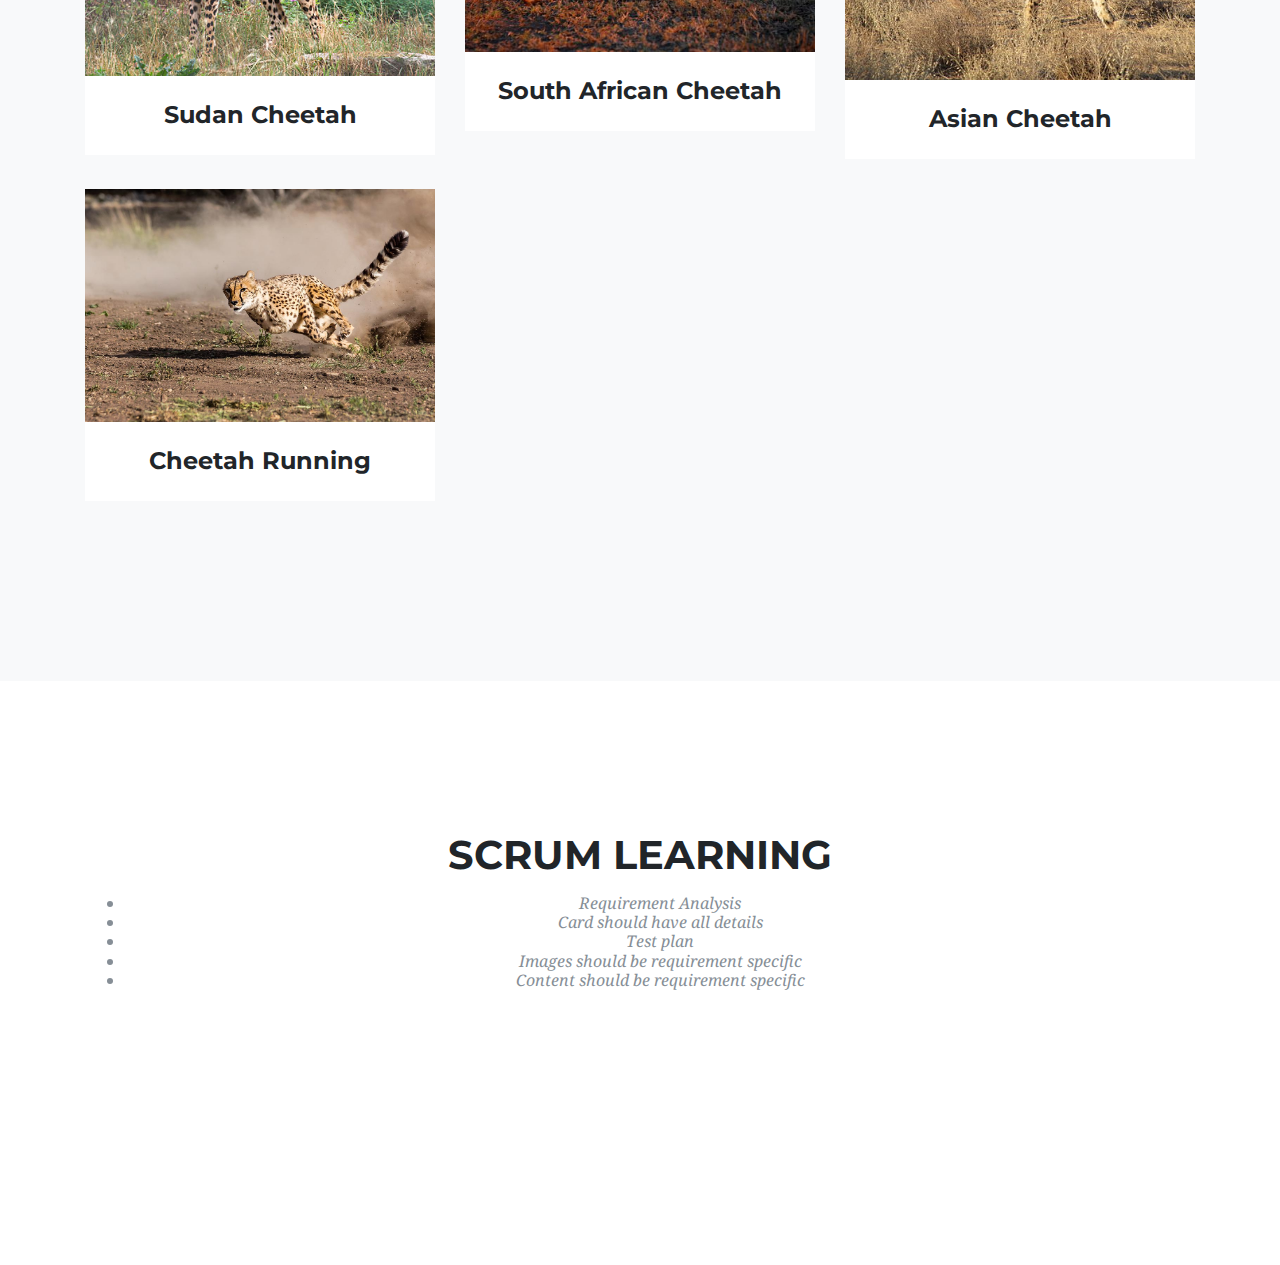
<file: scrum-master/cheetah.html>
<!DOCTYPE html>
<html lang="en">

  <head>

    <meta charset="utf-8">
    <meta name="viewport" content="width=device-width, initial-scale=1, shrink-to-fit=no">
    <meta name="description" content="">
    <meta name="author" content="">

    <title>Cheetah</title>

    <!-- Bootstrap core CSS -->
    <link href="vendor/bootstrap/css/bootstrap.min.css" rel="stylesheet">

    <!-- Custom fonts for this template -->
    <link href="vendor/font-awesome/css/font-awesome.min.css" rel="stylesheet" type="text/css">
    <link href="https://fonts.googleapis.com/css?family=Montserrat:400,700" rel="stylesheet" type="text/css">
    <link href='https://fonts.googleapis.com/css?family=Kaushan+Script' rel='stylesheet' type='text/css'>
    <link href='https://fonts.googleapis.com/css?family=Droid+Serif:400,700,400italic,700italic' rel='stylesheet' type='text/css'>
    <link href='https://fonts.googleapis.com/css?family=Roboto+Slab:400,100,300,700' rel='stylesheet' type='text/css'>

    <!-- Custom styles for this template -->
    <link href="css/agency.min.css" rel="stylesheet">

  </head>

  <body id="page-top">

    <!-- Navigation -->
    <nav class="navbar navbar-expand-lg navbar-dark fixed-top" id="mainNav">
      <div class="container">
        <a class="navbar-brand js-scroll-trigger" href="index.html">Mumbai Zoo</a>
        <button class="navbar-toggler navbar-toggler-right" type="button" data-toggle="collapse" data-target="#navbarResponsive" aria-controls="navbarResponsive" aria-expanded="false" aria-label="Toggle navigation">
          Menu
          <i class="fa fa-bars"></i>
        </button>
        <div class="collapse navbar-collapse" id="navbarResponsive">
          <ul class="navbar-nav text-uppercase ml-auto">
            <li class="nav-item">
              <a class="nav-link js-scroll-trigger" href="#services">WHO IS THE CHEETAH</a>
            </li>
            <li class="nav-item">
              <a class="nav-link js-scroll-trigger" href="#portfolio">Photos</a>
            </li>
            <li class="nav-item">
              <a class="nav-link js-scroll-trigger" href="#about">SCRUM Learning</a>
            </li>
            <!-- <li class="nav-item">
              <a class="nav-link js-scroll-trigger" href="#team">His home</a>
            </li>
            <li class="nav-item">
              <a class="nav-link js-scroll-trigger" href="#contact">His real name</a>
            </li>
            <li class="nav-item">
              <a class="nav-link js-scroll-trigger" href="#diet">What he eats</a>
            </li> -->
          </ul>
        </div>
      </div>
    </nav>

    <!-- Header -->
    <header class="masthead" style="background-image: url('https://kids.nationalgeographic.com/content/dam/kids/photos/animals/Mammals/A-G/cheetah-running.ngsversion.1396530527499.jpg');">
      <div class="container">
        <div class="intro-text">
          <div class="intro-lead-in">Learn about the Cheetah!</div>
          <!-- <div class="intro-heading text-uppercase"></div> -->
          <a class="btn btn-primary btn-xl text-uppercase js-scroll-trigger" href="#services">Learn more</a>
        </div>
      </div>
    </header>

    <!-- Services -->
    <section id="services">
      <div class="container">
        <div class="row">
          <div class="col-lg-12 text-center">
            <h2 class="section-heading text-uppercase">Who is the Cheetah</h2>
            <h3 class="section-subheading text-muted">The Cheetah is the fastest land animal reaching speeds of 45 – 70 mph. Cheetahs have also been known to swim, although they do not like to. The Cheetah is not one of the Great Cats, because it does not have a floating Hyoid bone in its neck it can not roar, therefore it is a Lesser Cat.</h3>
          </div>
        </div>
        <!-- <div class="row text-center">
          <div class="col-md-4">
            <span class="fa-stack fa-4x">
              <i class="fa fa-circle fa-stack-2x text-primary"></i>
              <i class="fa fa-shopping-cart fa-stack-1x fa-inverse"></i>
            </span>
            <h4 class="service-heading">Diet</h4>
            <p class="text-muted">Jaguars are known to eat deer, peccary, crocodiles, snakes, monkeys, deer, sloths, tapirs, turtles, eggs, frogs, fish and anything else they can catch.</p>
          </div>
          <div class="col-md-4">
            <span class="fa-stack fa-4x">
              <i class="fa fa-circle fa-stack-2x text-primary"></i>
              <i class="fa fa-laptop fa-stack-1x fa-inverse"></i>
            </span>
            <h4 class="service-heading">Reproduction</h4>
            <p class="text-muted">Kittens stay with their mother from 1-1.5 years.</p>
          </div>
          <div class="col-md-4">
            <span class="fa-stack fa-4x">
              <i class="fa fa-circle fa-stack-2x text-primary"></i>
              <i class="fa fa-lock fa-stack-1x fa-inverse"></i>
            </span>
            <h4 class="service-heading">His home</h4>
            <p class="text-muted">The mighty jaguar once roamed from Argentina in South America all the way up to the Grand Canyon in Arizona. Today, jaguars have been almost completely eliminated from the United States and are endangered throughout their range, which stretches down to Patagonia in South America. The jaguar makes its home in a wide-variety of His homes including deciduous forests, rainforests, swamps, pampas grasslands and mountain scrub areas.</p>
          </div>
        </div> -->
      </div>
    </section>

    <!-- Portfolio Grid -->
    <section class="bg-light" id="portfolio">
      <div class="container">
        <div class="row">
          <div class="col-lg-12 text-center">
            <h2 class="section-heading text-uppercase">Photos</h2>
            <h3 class="section-subheading text-muted">Look at some beauties</h3>
          </div>
        </div>
        <div class="row">
          <!-- <div class="col-md-4 col-sm-6 portfolio-item">
            <a class="portfolio-link" data-toggle="modal" href="#portfolioModal1">
              <div class="portfolio-hover">
                <div class="portfolio-hover-content">
                  <i class="fa fa-plus fa-3x"></i>
                </div>
              </div>
              <img class="img-fluid" src="https://chasingsabretooths.files.wordpress.com/2013/09/leona-4-fases-b.jpg" alt="">
            </a>
            <div class="portfolio-caption">
              <h4>Jaguar</h4>
              <p class="text-muted">BODY</p>
            </div>
          </div> -->
          <div class="col-md-4 col-sm-6 portfolio-item">
            <a class="portfolio-link" data-toggle="modal" href="#portfolioModal2">
              <div class="portfolio-hover">
                <div class="portfolio-hover-content">
                  <i class="fa fa-plus fa-3x"></i>
                </div>
              </div>
              <img class="img-fluid" src="./img/440px-Gepard_soemmeringii.jpg" alt="">
            </a>
            <div class="portfolio-caption">
              <h4>Sudan Cheetah</h4>
              <!-- <p class="text-muted">Graphic Design</p> -->
            </div>
          </div>
          <div class="col-md-4 col-sm-6 portfolio-item">
            <a class="portfolio-link" data-toggle="modal" href="#portfolioModal3">
              <div class="portfolio-hover">
                <div class="portfolio-hover-content">
                  <i class="fa fa-plus fa-3x"></i>
                </div>
              </div>
              <img class="img-fluid" src="./img/Cheetah_Umfolozi_SouthAfrica_MWegmann.jpg" alt="">
            </a>
            <div class="portfolio-caption">
              <h4>South African Cheetah</h4>
              <!-- <p class="text-muted">His body</p> -->
            </div>
          </div>
          <div class="col-md-4 col-sm-6 portfolio-item">
            <a class="portfolio-link" data-toggle="modal" href="#portfolioModal4">
              <div class="portfolio-hover">
                <div class="portfolio-hover-content">
                  <i class="fa fa-plus fa-3x"></i>
                </div>
              </div>
              <img class="img-fluid" src="./img/Asian_cheetah.jpg" alt="">
            </a>
            <div class="portfolio-caption">
              <h4>Asian Cheetah</h4>
              <!-- <p class="text-muted">Branding</p> -->
            </div>
          </div>
          <div class="col-md-4 col-sm-6 portfolio-item">
            <a class="portfolio-link" data-toggle="modal" href="#portfolioModal5">
              <div class="portfolio-hover">
                <div class="portfolio-hover-content">
                  <i class="fa fa-plus fa-3x"></i>
                </div>
              </div>
              <img class="img-fluid" src="./img/Cheetah_Running.jpg" alt="">
            </a>
            <div class="portfolio-caption">
              <h4>Cheetah Running</h4>
              <!-- <p class="text-muted">Website Design</p> -->
            </div>
          </div>
          <!-- <div class="col-md-4 col-sm-6 portfolio-item">
            <a class="portfolio-link" data-toggle="modal" href="#portfolioModal6">
              <div class="portfolio-hover">
                <div class="portfolio-hover-content">
                  <i class="fa fa-plus fa-3x"></i>
                </div>
              </div>
              <img class="img-fluid" src="https://a-z-animals.com/media/animals/images/470x370/jaguar2.jpg" alt="">
            </a>
            <div class="portfolio-caption">
              <h4>Add favorite image</h4>
              <p class="text-muted">BLACK CAT</p>
            </div>
          </div> -->
        </div>
      </div>
    </section>

    <!-- About -->
    <section id="about">
      <div class="container">
        <div class="row">
          <div class="col-lg-12 text-center">
            <h2 class="section-heading text-uppercase">SCRUM LEARNING</h2>
            <h3 class="section-subheading text-muted">
              <ul>
                <li>Requirement Analysis</li>
                <li>Card should have all details</li>
                <li>Test plan</li>
                <li>Images should be requirement specific</li>
                <li>Content should be requirement specific</li>
              </ul>
            </h3>
          </div>
        </div>
        <!-- <div class="row">
          <div class="col-lg-12">
            <ul class="timeline">
              <li>
                <div class="timeline-image">
                  <img class="rounded-circle img-fluid" src="img/about/1.jpg" alt="">
                </div>
                <div class="timeline-panel">
                  <div class="timeline-heading">
                    <h4>2009-2011</h4>
                    <h4 class="subheading">Our Humble Beginnings</h4>
                  </div>
                  <div class="timeline-body">
                    <p class="text-muted">Lorem ipsum dolor sit amet, consectetur adipisicing elit. Sunt ut voluptatum eius sapiente, totam reiciendis temporibus qui quibusdam, recusandae sit vero unde, sed, incidunt et ea quo dolore laudantium consectetur!</p>
                  </div>
                </div>
              </li>
              <li class="timeline-inverted">
                <div class="timeline-image">
                  <img class="rounded-circle img-fluid" src="img/about/2.jpg" alt="">
                </div>
                <div class="timeline-panel">
                  <div class="timeline-heading">
                    <h4>March 2011</h4>
                    <h4 class="subheading">An Agency is Born</h4>
                  </div>
                  <div class="timeline-body">
                    <p class="text-muted">Lorem ipsum dolor sit amet, consectetur adipisicing elit. Sunt ut voluptatum eius sapiente, totam reiciendis temporibus qui quibusdam, recusandae sit vero unde, sed, incidunt et ea quo dolore laudantium consectetur!</p>
                  </div>
                </div>
              </li>
              <li>
                <div class="timeline-image">
                  <img class="rounded-circle img-fluid" src="img/about/3.jpg" alt="">
                </div>
                <div class="timeline-panel">
                  <div class="timeline-heading">
                    <h4>December 2012</h4>
                    <h4 class="subheading">Transition to Full Service</h4>
                  </div>
                  <div class="timeline-body">
                    <p class="text-muted">Lorem ipsum dolor sit amet, consectetur adipisicing elit. Sunt ut voluptatum eius sapiente, totam reiciendis temporibus qui quibusdam, recusandae sit vero unde, sed, incidunt et ea quo dolore laudantium consectetur!</p>
                  </div>
                </div>
              </li>
              <li class="timeline-inverted">
                <div class="timeline-image">
                  <img class="rounded-circle img-fluid" src="img/about/4.jpg" alt="">
                </div>
                <div class="timeline-panel">
                  <div class="timeline-heading">
                    <h4>July 2014</h4>
                    <h4 class="subheading">Phase Two Expansion</h4>
                  </div>
                  <div class="timeline-body">
                    <p class="text-muted">Lorem ipsum dolor sit amet, consectetur adipisicing elit. Sunt ut voluptatum eius sapiente, totam reiciendis temporibus qui quibusdam, recusandae sit vero unde, sed, incidunt et ea quo dolore laudantium consectetur!</p>
                  </div>
                </div>
              </li>
              <li class="timeline-inverted">
                <div class="timeline-image">
                  <h4>Be Part
                    <br>Of Our
                    <br>Story!</h4>
                </div>
              </li>
            </ul>
          </div>
        </div> -->
      </div>
    </section>

    <!-- Team -->
    <!-- <section class="bg-light" id="team">
      <div class="container"> -->
        <!-- <div class="row">
          <div class="col-lg-12 text-center">
            <h2 class="section-heading text-uppercase">His home</h2>
            <h3 class="section-subheading text-muted">The mighty jaguar once roamed from Argentina in South America all the way up to the Grand Canyon in Arizona. Today, jaguars have been almost completely eliminated from the United States and are endangered throughout their range, which stretches down to Patagonia in South America. The jaguar makes its home in a wide-variety of His homes including deciduous forests, rainforests, swamps, pampas grasslands and mountain scrub areas.</h3>
          </div>
        </div> -->
        <!-- <div class="row">
          <div class="col-sm-4">
            <div class="team-member">
              <img class="mx-auto rounded-circle" src="img/team/1.jpg" alt="">
              <h4>Kay Garland</h4>
              <p class="text-muted">Lead Designer</p>
              <ul class="list-inline social-buttons">
                <li class="list-inline-item">
                  <a href="#">
                    <i class="fa fa-twitter"></i>
                  </a>
                </li>
                <li class="list-inline-item">
                  <a href="#">
                    <i class="fa fa-facebook"></i>
                  </a>
                </li>
                <li class="list-inline-item">
                  <a href="#">
                    <i class="fa fa-linkedin"></i>
                  </a>
                </li>
              </ul>
            </div>
          </div>
          <div class="col-sm-4">
            <div class="team-member">
              <img class="mx-auto rounded-circle" src="img/team/2.jpg" alt="">
              <h4>Larry Parker</h4>
              <p class="text-muted">Lead Marketer</p>
              <ul class="list-inline social-buttons">
                <li class="list-inline-item">
                  <a href="#">
                    <i class="fa fa-twitter"></i>
                  </a>
                </li>
                <li class="list-inline-item">
                  <a href="#">
                    <i class="fa fa-facebook"></i>
                  </a>
                </li>
                <li class="list-inline-item">
                  <a href="#">
                    <i class="fa fa-linkedin"></i>
                  </a>
                </li>
              </ul>
            </div>
          </div>
          <div class="col-sm-4">
            <div class="team-member">
              <img class="mx-auto rounded-circle" src="img/team/3.jpg" alt="">
              <h4>Diana Pertersen</h4>
              <p class="text-muted">Lead Developer</p>
              <ul class="list-inline social-buttons">
                <li class="list-inline-item">
                  <a href="#">
                    <i class="fa fa-twitter"></i>
                  </a>
                </li>
                <li class="list-inline-item">
                  <a href="#">
                    <i class="fa fa-facebook"></i>
                  </a>
                </li>
                <li class="list-inline-item">
                  <a href="#">
                    <i class="fa fa-linkedin"></i>
                  </a>
                </li>
              </ul>
            </div>
          </div>
        </div> -->
        <!-- <div class="row">
          <div class="col-lg-8 mx-auto text-center">
            <p class="large text-muted">Lorem ipsum dolor sit amet, consectetur adipisicing elit. Aut eaque, laboriosam veritatis, quos non quis ad perspiciatis, totam corporis ea, alias ut unde.</p>
          </div>
        </div> -->
<!--       </div>
    </section> -->

    <!-- <section class="bg-light" id="diet">
      <div class="container"> -->
        <!-- <div class="row">
          <div class="col-lg-12 text-center">
            <h2 class="section-heading text-uppercase">What he eats</h2>
            <h3 class="section-subheading text-muted">The majority of a Jaguar's hunting is done down on the ground but they are also known to hunt for prey both in the water and from the trees, from where the Jaguar can easily ambush its prey often killing it with one powerful bite. Medium sized mammals make up the majority of the Jaguar's diet including Deer, Capybara, Peccaries and Tapirs, which they stalk in silence through the dense jungle. When in the water, Jaguars hunt Turtles, Fish and even small Caiman when the opportunity presents itself. The Jaguar is known to be a formidable and aggressive hunter and is thought to eat more than 80 different animal species in order to supplement its diet. With growing Human settlements, the Jaguar has also been blamed by ranch owners for stealing their livestock, particularly in areas that encroach on the Jaguar's territory.</h3>
          </div>
        </div> -->
        <!-- <div class="row">
          <div class="col-sm-4">
            <div class="team-member">
              <img class="mx-auto rounded-circle" src="img/team/1.jpg" alt="">
              <h4>Kay Garland</h4>
              <p class="text-muted">Lead Designer</p>
              <ul class="list-inline social-buttons">
                <li class="list-inline-item">
                  <a href="#">
                    <i class="fa fa-twitter"></i>
                  </a>
                </li>
                <li class="list-inline-item">
                  <a href="#">
                    <i class="fa fa-facebook"></i>
                  </a>
                </li>
                <li class="list-inline-item">
                  <a href="#">
                    <i class="fa fa-linkedin"></i>
                  </a>
                </li>
              </ul>
            </div>
          </div>
          <div class="col-sm-4">
            <div class="team-member">
              <img class="mx-auto rounded-circle" src="img/team/2.jpg" alt="">
              <h4>Larry Parker</h4>
              <p class="text-muted">Lead Marketer</p>
              <ul class="list-inline social-buttons">
                <li class="list-inline-item">
                  <a href="#">
                    <i class="fa fa-twitter"></i>
                  </a>
                </li>
                <li class="list-inline-item">
                  <a href="#">
                    <i class="fa fa-facebook"></i>
                  </a>
                </li>
                <li class="list-inline-item">
                  <a href="#">
                    <i class="fa fa-linkedin"></i>
                  </a>
                </li>
              </ul>
            </div>
          </div>
          <div class="col-sm-4">
            <div class="team-member">
              <img class="mx-auto rounded-circle" src="img/team/3.jpg" alt="">
              <h4>Diana Pertersen</h4>
              <p class="text-muted">Lead Developer</p>
              <ul class="list-inline social-buttons">
                <li class="list-inline-item">
                  <a href="#">
                    <i class="fa fa-twitter"></i>
                  </a>
                </li>
                <li class="list-inline-item">
                  <a href="#">
                    <i class="fa fa-facebook"></i>
                  </a>
                </li>
                <li class="list-inline-item">
                  <a href="#">
                    <i class="fa fa-linkedin"></i>
                  </a>
                </li>
              </ul>
            </div>
          </div>
        </div> -->
        <!-- <div class="row">
          <div class="col-lg-8 mx-auto text-center">
            <p class="large text-muted">Lorem ipsum dolor sit amet, consectetur adipisicing elit. Aut eaque, laboriosam veritatis, quos non quis ad perspiciatis, totam corporis ea, alias ut unde.</p>
          </div>
        </div> -->
      <!-- </div>
    </section> -->

    <!-- Clients -->
    <!-- <section class="py-5">
      <div class="container">
        <div class="row">
          <div class="col-md-3 col-sm-6">
            <a href="#">
              <img class="img-fluid d-block mx-auto" src="img/logos/envato.jpg" alt="">
            </a>
          </div>
          <div class="col-md-3 col-sm-6">
            <a href="#">
              <img class="img-fluid d-block mx-auto" src="img/logos/designmodo.jpg" alt="">
            </a>
          </div>
          <div class="col-md-3 col-sm-6">
            <a href="#">
              <img class="img-fluid d-block mx-auto" src="img/logos/themeforest.jpg" alt="">
            </a>
          </div>
          <div class="col-md-3 col-sm-6">
            <a href="#">
              <img class="img-fluid d-block mx-auto" src="img/logos/creative-market.jpg" alt="">
            </a>
          </div>
        </div>
      </div>
    </section> -->

    <!-- Contact -->
    <!-- <section id="contact">
      <div class="container"> -->
        <!-- <div class="row">
          <div class="col-lg-12 text-center">
            <h2 class="section-heading text-uppercase">His real name</h2>
            <h3 class="section-subheading text-muted">The jaguar (Panthera onca) is one of the five big cats in the genus Panthera including, tiger, lion, leopard, and the snow leopard.  The jaguar is the largest feline in the Americas, its present day range extends from Southwestern USA, Mexico, across Central America, and south to Paraguay and Norther Argentina.  Jaguar’s average size range from 56 kg - 96 kg (124 lb - 211 lb), length from 1.57 m - 2.35 m, it stands from 25 - 30 inches at the shoulders.  Their size varies across the regions and habitats, with the largest individuals that can be found in Venezuela and Brazil, while the smallest individuals that can be found in the Mexican Pacific coast.  The jaguar has short and robust limbs, adapted for climbing and swimming.  The head is extremely powerful, they posses one of the most powerful bites in the big cats family.  The rosettes on a jaguar’s coat are larger, fewer in number, usually darker, and have thicker lines and small spots in the middle that the leopard lacks. Jaguars also have rounder heads and shorter, stockier limbs compared to leopards.  It hunts prey animals such as adult caimans, deer, capybaras, tapirs, peccaries, dogs, anacondas, it will eat small species too, including, frogs, mice, birds, fish, sloths, monkeys, and turtles.</h3>
          </div>
        </div> -->
        <!-- <div class="row">
          <div class="col-lg-12">
            <form id="contactForm" name="sentMessage" novalidate>
              <div class="row">
                <div class="col-md-6">
                  <div class="form-group">
                    <input class="form-control" id="name" type="text" placeholder="Your Name *" required data-validation-required-message="Please enter your name.">
                    <p class="help-block text-danger"></p>
                  </div>
                  <div class="form-group">
                    <input class="form-control" id="email" type="email" placeholder="Your Email *" required data-validation-required-message="Please enter your email address.">
                    <p class="help-block text-danger"></p>
                  </div>
                  <div class="form-group">
                    <input class="form-control" id="phone" type="tel" placeholder="Your Phone *" required data-validation-required-message="Please enter your phone number.">
                    <p class="help-block text-danger"></p>
                  </div>
                </div>
                <div class="col-md-6">
                  <div class="form-group">
                    <textarea class="form-control" id="message" placeholder="Your Message *" required data-validation-required-message="Please enter a message."></textarea>
                    <p class="help-block text-danger"></p>
                  </div>
                </div>
                <div class="clearfix"></div>
                <div class="col-lg-12 text-center">
                  <div id="success"></div>
                  <button id="sendMessageButton" class="btn btn-primary btn-xl text-uppercase" type="submit">Send Message</button>
                </div>
              </div>
            </form>
          </div>
        </div> -->
      <!-- </div>
    </section> -->

    <!-- Footer -->
    <footer>
      <div class="container">
        <!-- <div class="row">
          <div class="col-md-4">
            <span class="copyright">Copyright &copy; Your Website 2017</span>
          </div>
          <div class="col-md-4">
            <ul class="list-inline social-buttons">
              <li class="list-inline-item">
                <a href="#">
                  <i class="fa fa-twitter"></i>
                </a>
              </li>
              <li class="list-inline-item">
                <a href="#">
                  <i class="fa fa-facebook"></i>
                </a>
              </li>
              <li class="list-inline-item">
                <a href="#">
                  <i class="fa fa-linkedin"></i>
                </a>
              </li>
            </ul>
          </div>
          <div class="col-md-4">
            <ul class="list-inline quicklinks">
              <li class="list-inline-item">
                <a href="#">Privacy Policy</a>
              </li>
              <li class="list-inline-item">
                <a href="#">Terms of Use</a>
              </li>
            </ul>
          </div>
        </div> -->
      </div>
    </footer>

    <!-- Portfolio Modals -->

    <!-- Modal 1 -->
    <div class="portfolio-modal modal fade" id="portfolioModal1" tabindex="-1" role="dialog" aria-hidden="true">
      <div class="modal-dialog">
        <div class="modal-content">
          <div class="close-modal" data-dismiss="modal">
            <div class="lr">
              <div class="rl"></div>
            </div>
          </div>
          <div class="container">
            <div class="row">
              <div class="col-lg-8 mx-auto">
                <div class="modal-body">
                  <!-- Project Details Go Here -->
                  <!-- <h2 class="text-uppercase">Project Name</h2>
                  <p class="item-intro text-muted">BIG CAT.</p> -->
                  <img class="img-fluid d-block mx-auto" src="./img/440px-Gepard_soemmeringii.jpg" alt="">
                  <p>Taken in Brazil during world cup</p>
                  <ul class="list-inline">
                    <li>Date: January 2017</li>
                    <li>Photographer Rahul</li>
                    <!-- <li>Category: Illustration</li> -->
                  </ul>
                  <button class="btn btn-primary" data-dismiss="modal" type="button">
                    <i class="fa fa-times"></i>
                    Close Project</button>
                </div>
              </div>
            </div>
          </div>
        </div>
      </div>
    </div>

    <!-- Modal 2 -->
    <div class="portfolio-modal modal fade" id="portfolioModal2" tabindex="-1" role="dialog" aria-hidden="true">
      <div class="modal-dialog">
        <div class="modal-content">
          <div class="close-modal" data-dismiss="modal">
            <div class="lr">
              <div class="rl"></div>
            </div>
          </div>
          <div class="container">
            <div class="row">
              <div class="col-lg-8 mx-auto">
                <div class="modal-body">
                  <!-- Project Details Go Here -->
                  <!-- <h2 class="text-uppercase">Project Name</h2>
                  <p class="item-intro text-muted">Lorem ipsum dolor sit amet consectetur.</p> -->
                  <img class="img-fluid d-block mx-auto" src="./img/440px-Gepard_soemmeringii.jpg" alt="">
                  <p>Taken in Brazil during world cup</p>
                  <ul class="list-inline">
                    <li>Date: January 2017</li>
                    <li>Photographer - Rahul</li>
                    <!-- <li>Category: Graphic Design</li> -->
                  </ul>
                  <button class="btn btn-primary" data-dismiss="modal" type="button">
                    <i class="fa fa-times"></i>
                    Close Project</button>
                </div>
              </div>
            </div>
          </div>
        </div>
      </div>
    </div>

    <!-- Modal 3 -->
    <div class="portfolio-modal modal fade" id="portfolioModal3" tabindex="-1" role="dialog" aria-hidden="true">
      <div class="modal-dialog">
        <div class="modal-content">
          <div class="close-modal" data-dismiss="modal">
            <div class="lr">
              <div class="rl"></div>
            </div>
          </div>
          <div class="container">
            <div class="row">
              <div class="col-lg-8 mx-auto">
                <div class="modal-body">
                  <!-- Project Details Go Here -->
                  <!-- <h2 class="text-uppercase">Project Name</h2>
                  <p class="item-intro text-muted">Lorem ipsum dolor sit amet consectetur.</p> -->
                  <img class="img-fluid d-block mx-auto" src="./img/Cheetah_Umfolozi_SouthAfrica_MWegmann.jpg" alt="">
                  <p>Taken in Brazil during world cup</p>
                  <ul class="list-inline">
                    <li>Date: January 2017</li>
                    <li>Photographer - Rahul</li>
                    <!-- <li>Category: Identity</li> -->
                  </ul>
                  <button class="btn btn-primary" data-dismiss="modal" type="button">
                    <i class="fa fa-times"></i>
                    Close Project</button>
                </div>
              </div>
            </div>
          </div>
        </div>
      </div>
    </div>

    <!-- Modal 4 -->
    <div class="portfolio-modal modal fade" id="portfolioModal4" tabindex="-1" role="dialog" aria-hidden="true">
      <div class="modal-dialog">
        <div class="modal-content">
          <div class="close-modal" data-dismiss="modal">
            <div class="lr">
              <div class="rl"></div>
            </div>
          </div>
          <div class="container">
            <div class="row">
              <div class="col-lg-8 mx-auto">
                <div class="modal-body">
                  <!-- Project Details Go Here -->
                  <!-- <h2 class="text-uppercase">Project Name</h2>
                  <p class="item-intro text-muted">Lorem ipsum dolor sit amet consectetur.</p> -->
                  <img class="img-fluid d-block mx-auto" src="./img/Asian_cheetah.jpg" alt="">
                  <p>Taken in Brazil during world cup</p>
                  <ul class="list-inline">
                    <li>Date: January 2017</li>
                    <li>Photographer Rahul</li>
                    <!-- <li>Category: Branding</li> -->
                  </ul>
                  <button class="btn btn-primary" data-dismiss="modal" type="button">
                    <i class="fa fa-times"></i>
                    Close Project</button>
                </div>
              </div>
            </div>
          </div>
        </div>
      </div>
    </div>

    <!-- Modal 5 -->
    <div class="portfolio-modal modal fade" id="portfolioModal5" tabindex="-1" role="dialog" aria-hidden="true">
      <div class="modal-dialog">
        <div class="modal-content">
          <div class="close-modal" data-dismiss="modal">
            <div class="lr">
              <div class="rl"></div>
            </div>
          </div>
          <div class="container">
            <div class="row">
              <div class="col-lg-8 mx-auto">
                <div class="modal-body">
                  <!-- Project Details Go Here -->
                  <!-- <h2 class="text-uppercase">Project Name</h2>
                  <p class="item-intro text-muted">Lorem ipsum dolor sit amet consectetur.</p> -->
                  <img class="img-fluid d-block mx-auto" src="./img/Cheetah_Running.jpg" alt="">
                  <p>Taken in Brazil during world cup</p>
                  <ul class="list-inline">
                    <li>Date: January 2017</li>
                    <li>Photographer Rahul</li>
                    <!-- <li>Category: Website Design</li> -->
                  </ul>
                  <button class="btn btn-primary" data-dismiss="modal" type="button">
                    <i class="fa fa-times"></i>
                    Close Project</button>
                </div>
              </div>
            </div>
          </div>
        </div>
      </div>
    </div>

    <!-- Modal 6 -->
    <div class="portfolio-modal modal fade" id="portfolioModal6" tabindex="-1" role="dialog" aria-hidden="true">
      <div class="modal-dialog">
        <div class="modal-content">
          <div class="close-modal" data-dismiss="modal">
            <div class="lr">
              <div class="rl"></div>
            </div>
          </div>
          <div class="container">
            <div class="row">
              <div class="col-lg-8 mx-auto">
                <div class="modal-body">
                  <!-- Project Details Go Here -->
                  <!-- <h2 class="text-uppercase">Project Name</h2>
                  <p class="item-intro text-muted">Lorem ipsum dolor sit amet consectetur.</p> -->
                  <img class="img-fluid d-block mx-auto" src="img/portfolio/06-full.jpg" alt="">
                  <p>Taken in Brazil during world cup</p>
                  <ul class="list-inline">
                    <li>Date: January 2017</li>
                    <li>Photographer Rahul</li>
                    <!-- <li>Category: Photography</li> -->
                  </ul>
                  <button class="btn btn-primary" data-dismiss="modal" type="button">
                    <i class="fa fa-times"></i>
                    Close Project</button>
                </div>
              </div>
            </div>
          </div>
        </div>
      </div>
    </div>

    <!-- Bootstrap core JavaScript -->
    <script src="vendor/jquery/jquery.min.js"></script>
    <script src="vendor/bootstrap/js/bootstrap.bundle.min.js"></script>

    <!-- Plugin JavaScript -->
    <script src="vendor/jquery-easing/jquery.easing.min.js"></script>

    <!-- Contact form JavaScript -->
    <script src="js/jqBootstrapValidation.js"></script>
    <script src="js/contact_me.js"></script>

    <!-- Custom scripts for this template -->
    <script src="js/agency.min.js"></script>

  </body>

</html>
</file>
<file: scrum-master/css/agency.min.css>
/*!
 * Start Bootstrap - Agency v4.0.0-beta.2 (https://startbootstrap.com/template-overviews/agency)
 * Copyright 2013-2017 Start Bootstrap
 * Licensed under MIT (https://github.com/BlackrockDigital/startbootstrap-agency/blob/master/LICENSE)
 */body{overflow-x:hidden;font-family:'Roboto Slab','Helvetica Neue',Helvetica,Arial,sans-serif}p{line-height:1.75}a{color:#fed136}a:hover{color:#fec503}.text-primary{color:#fed136!important}h1,h2,h3,h4,h5,h6{font-weight:700;font-family:Montserrat,'Helvetica Neue',Helvetica,Arial,sans-serif}section{padding:100px 0}section h2.section-heading{font-size:40px;margin-top:0;margin-bottom:15px}section h3.section-subheading{font-size:16px;font-weight:400;font-style:italic;margin-bottom:75px;text-transform:none;font-family:'Droid Serif','Helvetica Neue',Helvetica,Arial,sans-serif}@media (min-width:768px){section{padding:150px 0}}.btn{font-family:Montserrat,'Helvetica Neue',Helvetica,Arial,sans-serif;font-weight:700}.btn-xl{font-size:18px;padding:20px 40px}.btn-primary{background-color:#fed136;border-color:#fed136}.btn-primary:active,.btn-primary:focus,.btn-primary:hover{background-color:#fec810!important;border-color:#fec810!important;color:#fff}.btn-primary:active,.btn-primary:focus{box-shadow:0 0 0 .2rem rgba(254,209,55,.5)!important}::-moz-selection{background:#fed136;text-shadow:none}::selection{background:#fed136;text-shadow:none}img::selection{background:0 0}img::-moz-selection{background:0 0}body{-webkit-tap-highlight-color:#fed136}#mainNav{background-color:#212529}#mainNav .navbar-toggler{font-size:12px;right:0;padding:13px;text-transform:uppercase;color:#fff;border:0;background-color:#fed136;font-family:Montserrat,'Helvetica Neue',Helvetica,Arial,sans-serif}#mainNav .navbar-brand{color:#fed136;font-family:'Kaushan Script','Helvetica Neue',Helvetica,Arial,cursive}#mainNav .navbar-brand.active,#mainNav .navbar-brand:active,#mainNav .navbar-brand:focus,#mainNav .navbar-brand:hover{color:#fec503}#mainNav .navbar-nav .nav-item .nav-link{font-size:90%;font-weight:400;padding:.75em 0;letter-spacing:1px;color:#fff;font-family:Montserrat,'Helvetica Neue',Helvetica,Arial,sans-serif}#mainNav .navbar-nav .nav-item .nav-link.active,#mainNav .navbar-nav .nav-item .nav-link:hover{color:#fed136}@media (min-width:992px){#mainNav{padding-top:25px;padding-bottom:25px;-webkit-transition:padding-top .3s,padding-bottom .3s;-moz-transition:padding-top .3s,padding-bottom .3s;transition:padding-top .3s,padding-bottom .3s;border:none;background-color:transparent}#mainNav .navbar-brand{font-size:1.75em;-webkit-transition:all .3s;-moz-transition:all .3s;transition:all .3s}#mainNav .navbar-nav .nav-item .nav-link{padding:1.1em 1em!important}#mainNav.navbar-shrink{padding-top:0;padding-bottom:0;background-color:#212529}#mainNav.navbar-shrink .navbar-brand{font-size:1.25em;padding:12px 0}}header.masthead{text-align:center;color:#fff;background-image:url(../img/header-bg.png);background-repeat:no-repeat;background-attachment:scroll;background-position:center center;-webkit-background-size:cover;-moz-background-size:cover;-o-background-size:cover;background-size:cover}header.masthead .intro-text{padding-top:150px;padding-bottom:100px}header.masthead .intro-text .intro-lead-in{font-size:22px;font-style:italic;line-height:22px;margin-bottom:25px;font-family:'Droid Serif','Helvetica Neue',Helvetica,Arial,sans-serif}header.masthead .intro-text .intro-heading{font-size:50px;font-weight:700;line-height:50px;margin-bottom:25px;font-family:Montserrat,'Helvetica Neue',Helvetica,Arial,sans-serif}@media (min-width:768px){header.masthead .intro-text{padding-top:300px;padding-bottom:200px}header.masthead .intro-text .intro-lead-in{font-size:40px;font-style:italic;line-height:40px;margin-bottom:25px;font-family:'Droid Serif','Helvetica Neue',Helvetica,Arial,sans-serif}header.masthead .intro-text .intro-heading{font-size:75px;font-weight:700;line-height:75px;margin-bottom:50px;font-family:Montserrat,'Helvetica Neue',Helvetica,Arial,sans-serif}}.service-heading{margin:15px 0;text-transform:none}#portfolio .portfolio-item{right:0;margin:0 0 15px}#portfolio .portfolio-item .portfolio-link{position:relative;display:block;max-width:400px;margin:0 auto;cursor:pointer}#portfolio .portfolio-item .portfolio-link .portfolio-hover{position:absolute;width:100%;height:100%;-webkit-transition:all ease .5s;-moz-transition:all ease .5s;transition:all ease .5s;opacity:0;background:rgba(254,209,54,.9)}#portfolio .portfolio-item .portfolio-link .portfolio-hover:hover{opacity:1}#portfolio .portfolio-item .portfolio-link .portfolio-hover .portfolio-hover-content{font-size:20px;position:absolute;top:50%;width:100%;height:20px;margin-top:-12px;text-align:center;color:#fff}#portfolio .portfolio-item .portfolio-link .portfolio-hover .portfolio-hover-content i{margin-top:-12px}#portfolio .portfolio-item .portfolio-link .portfolio-hover .portfolio-hover-content h3,#portfolio .portfolio-item .portfolio-link .portfolio-hover .portfolio-hover-content h4{margin:0}#portfolio .portfolio-item .portfolio-caption{max-width:400px;margin:0 auto;padding:25px;text-align:center;background-color:#fff}#portfolio .portfolio-item .portfolio-caption h4{margin:0;text-transform:none}#portfolio .portfolio-item .portfolio-caption p{font-size:16px;font-style:italic;margin:0;font-family:'Droid Serif','Helvetica Neue',Helvetica,Arial,sans-serif}#portfolio *{z-index:2}@media (min-width:767px){#portfolio .portfolio-item{margin:0 0 30px}}.portfolio-modal{padding-right:0!important}.portfolio-modal .modal-dialog{margin:1rem;max-width:100vw}.portfolio-modal .modal-content{padding:100px 0;text-align:center}.portfolio-modal .modal-content h2{font-size:3em;margin-bottom:15px}.portfolio-modal .modal-content p{margin-bottom:30px}.portfolio-modal .modal-content p.item-intro{font-size:16px;font-style:italic;margin:20px 0 30px;font-family:'Droid Serif','Helvetica Neue',Helvetica,Arial,sans-serif}.portfolio-modal .modal-content ul.list-inline{margin-top:0;margin-bottom:30px}.portfolio-modal .modal-content img{margin-bottom:30px}.portfolio-modal .modal-content button{cursor:pointer}.portfolio-modal .close-modal{position:absolute;top:25px;right:25px;width:75px;height:75px;cursor:pointer;background-color:transparent}.portfolio-modal .close-modal:hover{opacity:.3}.portfolio-modal .close-modal .lr{z-index:1051;width:1px;height:75px;margin-left:35px;-webkit-transform:rotate(45deg);-ms-transform:rotate(45deg);transform:rotate(45deg);background-color:#212529}.portfolio-modal .close-modal .lr .rl{z-index:1052;width:1px;height:75px;-webkit-transform:rotate(90deg);-ms-transform:rotate(90deg);transform:rotate(90deg);background-color:#212529}.timeline{position:relative;padding:0;list-style:none}.timeline:before{position:absolute;top:0;bottom:0;left:40px;width:2px;margin-left:-1.5px;content:'';background-color:#e9ecef}.timeline>li{position:relative;min-height:50px;margin-bottom:50px}.timeline>li:after,.timeline>li:before{display:table;content:' '}.timeline>li:after{clear:both}.timeline>li .timeline-panel{position:relative;float:right;width:100%;padding:0 20px 0 100px;text-align:left}.timeline>li .timeline-panel:before{right:auto;left:-15px;border-right-width:15px;border-left-width:0}.timeline>li .timeline-panel:after{right:auto;left:-14px;border-right-width:14px;border-left-width:0}.timeline>li .timeline-image{position:absolute;z-index:100;left:0;width:80px;height:80px;margin-left:0;text-align:center;color:#fff;border:7px solid #e9ecef;border-radius:100%;background-color:#fed136}.timeline>li .timeline-image h4{font-size:10px;line-height:14px;margin-top:12px}.timeline>li.timeline-inverted>.timeline-panel{float:right;padding:0 20px 0 100px;text-align:left}.timeline>li.timeline-inverted>.timeline-panel:before{right:auto;left:-15px;border-right-width:15px;border-left-width:0}.timeline>li.timeline-inverted>.timeline-panel:after{right:auto;left:-14px;border-right-width:14px;border-left-width:0}.timeline>li:last-child{margin-bottom:0}.timeline .timeline-heading h4{margin-top:0;color:inherit}.timeline .timeline-heading h4.subheading{text-transform:none}.timeline .timeline-body>p,.timeline .timeline-body>ul{margin-bottom:0}@media (min-width:768px){.timeline:before{left:50%}.timeline>li{min-height:100px;margin-bottom:100px}.timeline>li .timeline-panel{float:left;width:41%;padding:0 20px 20px 30px;text-align:right}.timeline>li .timeline-image{left:50%;width:100px;height:100px;margin-left:-50px}.timeline>li .timeline-image h4{font-size:13px;line-height:18px;margin-top:16px}.timeline>li.timeline-inverted>.timeline-panel{float:right;padding:0 30px 20px 20px;text-align:left}}@media (min-width:992px){.timeline>li{min-height:150px}.timeline>li .timeline-panel{padding:0 20px 20px}.timeline>li .timeline-image{width:150px;height:150px;margin-left:-75px}.timeline>li .timeline-image h4{font-size:18px;line-height:26px;margin-top:30px}.timeline>li.timeline-inverted>.timeline-panel{padding:0 20px 20px}}@media (min-width:1200px){.timeline>li{min-height:170px}.timeline>li .timeline-panel{padding:0 20px 20px 100px}.timeline>li .timeline-image{width:170px;height:170px;margin-left:-85px}.timeline>li .timeline-image h4{margin-top:40px}.timeline>li.timeline-inverted>.timeline-panel{padding:0 100px 20px 20px}}.team-member{margin-bottom:50px;text-align:center}.team-member img{width:225px;height:225px;border:7px solid #fff}.team-member h4{margin-top:25px;margin-bottom:0;text-transform:none}.team-member p{margin-top:0}section#contact{background-color:#212529;background-image:url(../img/map-image.png);background-repeat:no-repeat;background-position:center}section#contact .section-heading{color:#fff}section#contact .form-group{margin-bottom:25px}section#contact .form-group input,section#contact .form-group textarea{padding:20px}section#contact .form-group input.form-control{height:auto}section#contact .form-group textarea.form-control{height:248px}section#contact .form-control:focus{border-color:#fed136;box-shadow:none}section#contact ::-webkit-input-placeholder{font-weight:700;color:#ced4da;font-family:Montserrat,'Helvetica Neue',Helvetica,Arial,sans-serif}section#contact :-moz-placeholder{font-weight:700;color:#ced4da;font-family:Montserrat,'Helvetica Neue',Helvetica,Arial,sans-serif}section#contact ::-moz-placeholder{font-weight:700;color:#ced4da;font-family:Montserrat,'Helvetica Neue',Helvetica,Arial,sans-serif}section#contact :-ms-input-placeholder{font-weight:700;color:#ced4da;font-family:Montserrat,'Helvetica Neue',Helvetica,Arial,sans-serif}footer{padding:25px 0;text-align:center}footer span.copyright{font-size:90%;line-height:40px;text-transform:none;font-family:Montserrat,'Helvetica Neue',Helvetica,Arial,sans-serif}footer ul.quicklinks{font-size:90%;line-height:40px;margin-bottom:0;text-transform:none;font-family:Montserrat,'Helvetica Neue',Helvetica,Arial,sans-serif}ul.social-buttons{margin-bottom:0}ul.social-buttons li a{font-size:20px;line-height:40px;display:block;width:40px;height:40px;-webkit-transition:all .3s;-moz-transition:all .3s;transition:all .3s;color:#fff;border-radius:100%;outline:0;background-color:#212529}ul.social-buttons li a:active,ul.social-buttons li a:focus,ul.social-buttons li a:hover{background-color:#fed136}
</file>
